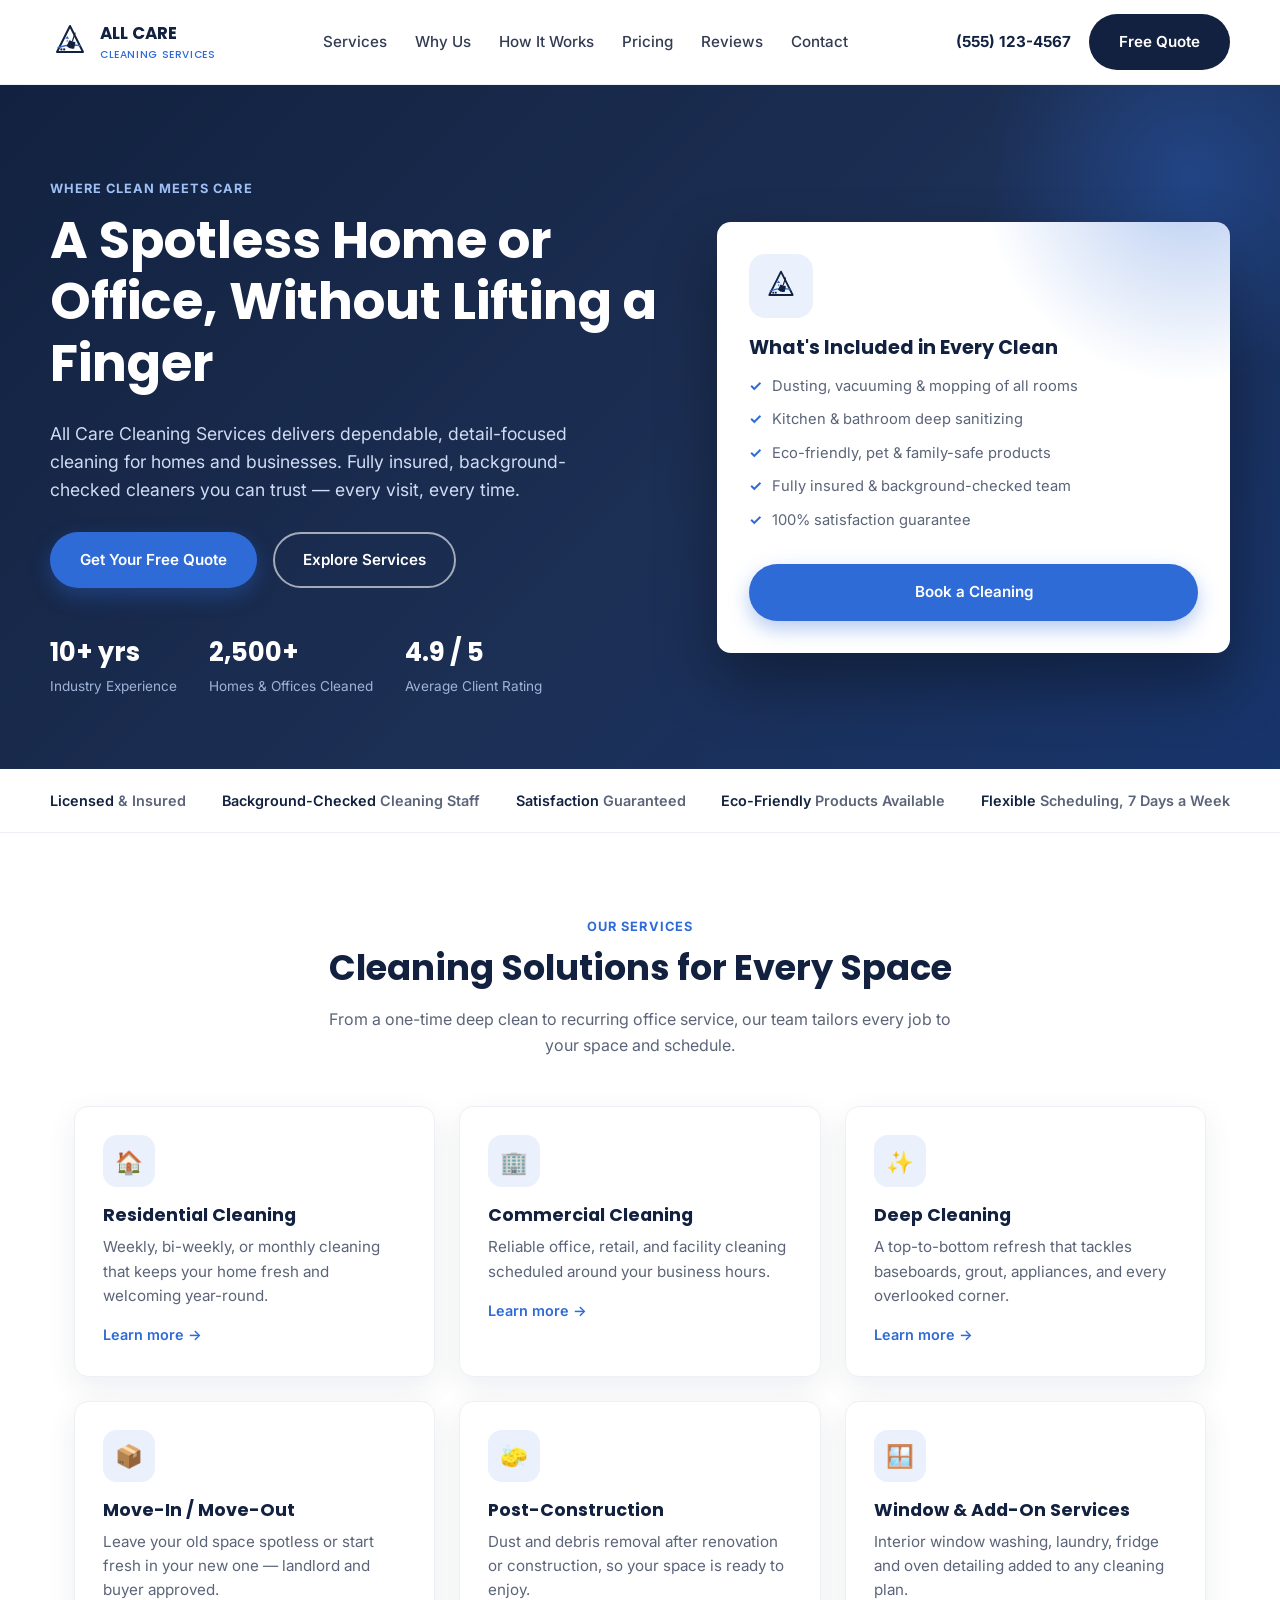
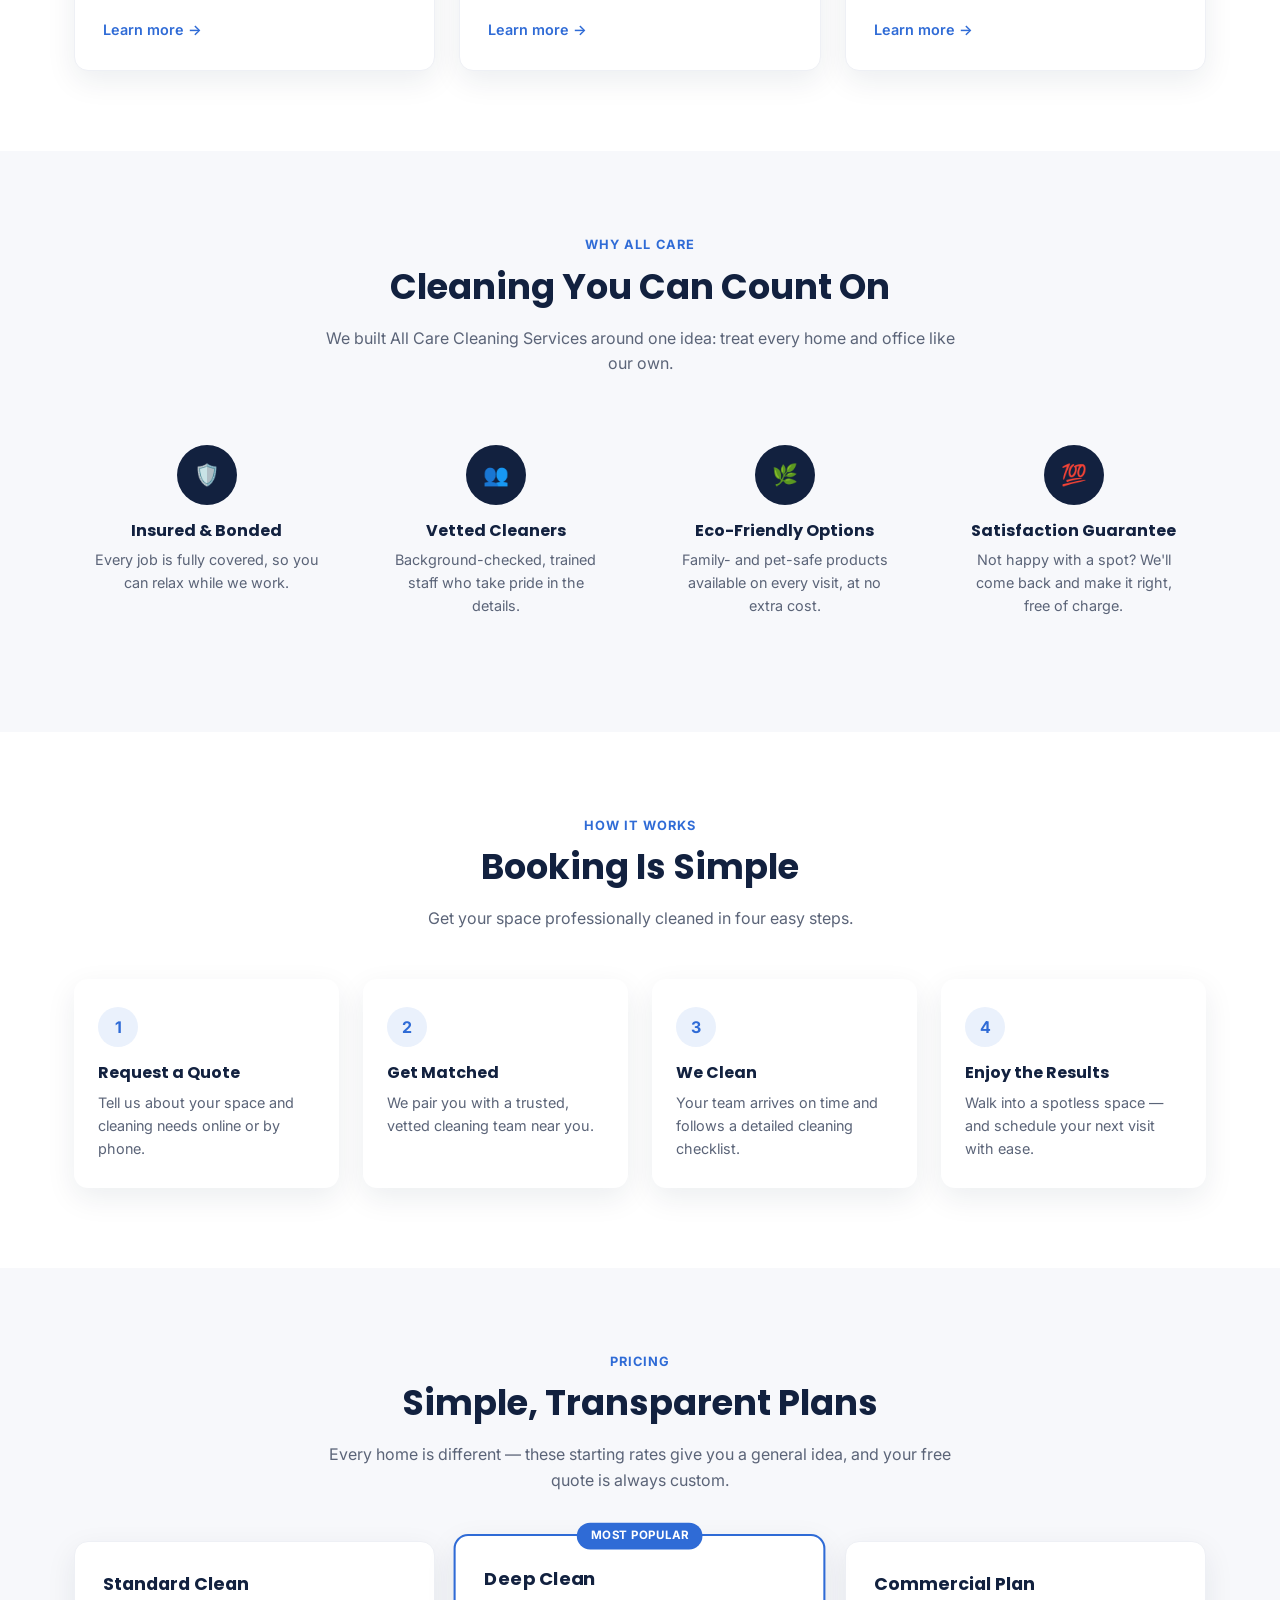
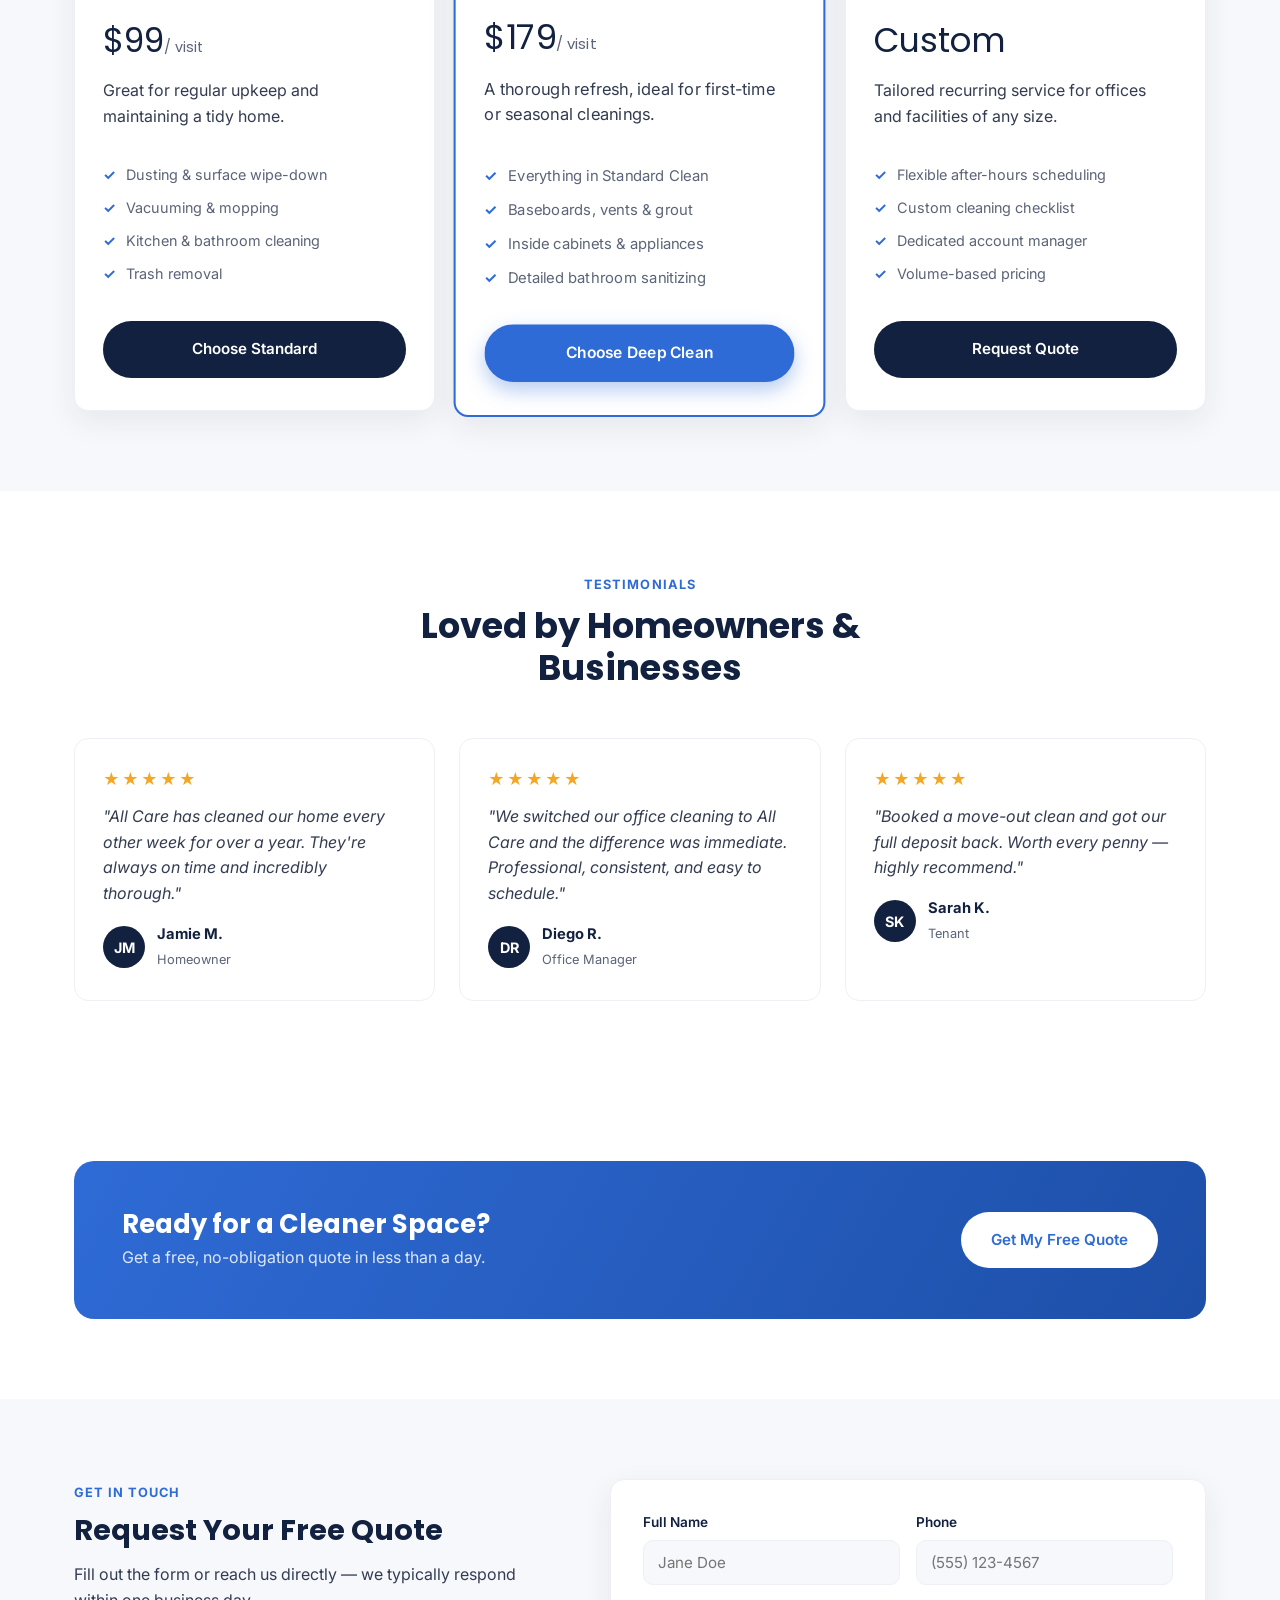
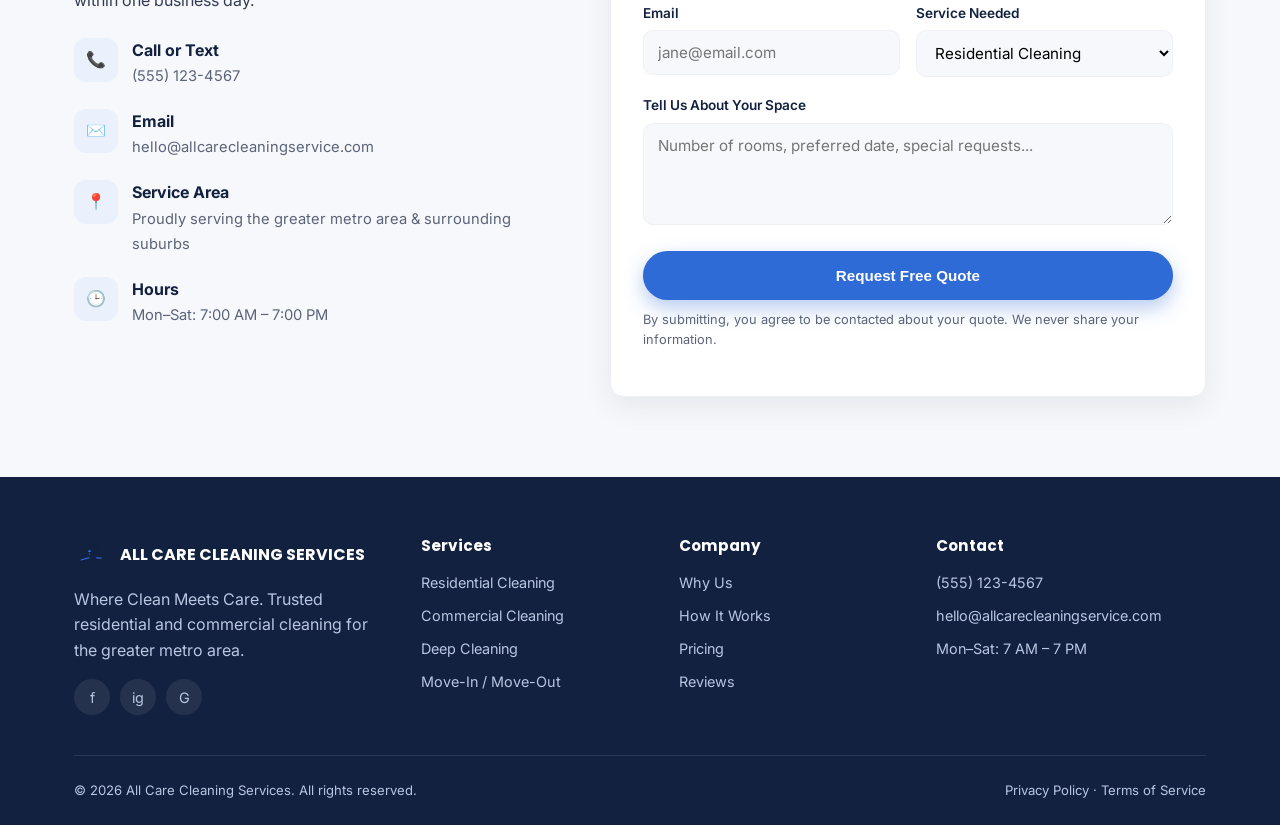
<file: all-care-cleaning-services/index.html>
<!DOCTYPE html>
<html lang="en">
<head>
<meta charset="UTF-8">
<meta name="viewport" content="width=device-width, initial-scale=1.0">
<title>All Care Cleaning Services | Where Clean Meets Care</title>
<meta name="description" content="All Care Cleaning Services provides trusted residential and commercial cleaning. Insured, background-checked cleaners. Book your free quote today.">
<link rel="icon" type="image/svg+xml" href="assets/logo.svg">
<link rel="preconnect" href="https://fonts.googleapis.com">
<link href="https://fonts.googleapis.com/css2?family=Inter:wght@400;500;600;700&family=Poppins:wght@600;700&display=swap" rel="stylesheet">
<link rel="stylesheet" href="css/styles.css">
</head>
<body>

<header class="site-header">
  <div class="container nav">
    <a href="#top" class="brand">
      <img src="assets/logo.svg" alt="All Care Cleaning Services logo">
      <span>ALL CARE<small>Cleaning Services</small></span>
    </a>
    <nav class="nav-links" id="navLinks">
      <a href="#services">Services</a>
      <a href="#why-us">Why Us</a>
      <a href="#process">How It Works</a>
      <a href="#pricing">Pricing</a>
      <a href="#testimonials">Reviews</a>
      <a href="#contact">Contact</a>
    </nav>
    <div class="nav-cta">
      <a class="nav-phone" href="tel:+15551234567">(555) 123-4567</a>
      <a href="#contact" class="btn btn-dark">Free Quote</a>
      <button class="nav-toggle" id="navToggle" aria-label="Toggle menu">
        <span></span><span></span><span></span>
      </button>
    </div>
  </div>
</header>

<section class="hero" id="top">
  <div class="container hero-inner">
    <div>
      <span class="eyebrow hero-eyebrow">Where Clean Meets Care</span>
      <h1>A Spotless Home or Office, Without Lifting a Finger</h1>
      <p class="lead">All Care Cleaning Services delivers dependable, detail-focused cleaning for homes and businesses. Fully insured, background-checked cleaners you can trust — every visit, every time.</p>
      <div class="hero-actions">
        <a href="#contact" class="btn btn-primary">Get Your Free Quote</a>
        <a href="#services" class="btn btn-outline">Explore Services</a>
      </div>
      <div class="hero-stats">
        <div><strong>10+ yrs</strong><span>Industry Experience</span></div>
        <div><strong>2,500+</strong><span>Homes &amp; Offices Cleaned</span></div>
        <div><strong>4.9 / 5</strong><span>Average Client Rating</span></div>
      </div>
    </div>
    <div class="hero-card">
      <div class="badge"><img src="assets/logo.svg" alt=""></div>
      <h3>What's Included in Every Clean</h3>
      <ul>
        <li>Dusting, vacuuming &amp; mopping of all rooms</li>
        <li>Kitchen &amp; bathroom deep sanitizing</li>
        <li>Eco-friendly, pet &amp; family-safe products</li>
        <li>Fully insured &amp; background-checked team</li>
        <li>100% satisfaction guarantee</li>
      </ul>
      <a href="#contact" class="btn btn-primary" style="width:100%;margin-top:22px;">Book a Cleaning</a>
    </div>
  </div>
</section>

<div class="trust-bar">
  <div class="container trust-inner">
    <div><span>Licensed</span> &amp; Insured</div>
    <div><span>Background-Checked</span> Cleaning Staff</div>
    <div><span>Satisfaction</span> Guaranteed</div>
    <div><span>Eco-Friendly</span> Products Available</div>
    <div><span>Flexible</span> Scheduling, 7 Days a Week</div>
  </div>
</div>

<section class="section" id="services">
  <div class="container">
    <div class="section-header">
      <span class="eyebrow">Our Services</span>
      <h2>Cleaning Solutions for Every Space</h2>
      <p>From a one-time deep clean to recurring office service, our team tailors every job to your space and schedule.</p>
    </div>
    <div class="services-grid">
      <div class="service-card">
        <div class="service-icon">🏠</div>
        <h3>Residential Cleaning</h3>
        <p>Weekly, bi-weekly, or monthly cleaning that keeps your home fresh and welcoming year-round.</p>
        <a href="#contact">Learn more →</a>
      </div>
      <div class="service-card">
        <div class="service-icon">🏢</div>
        <h3>Commercial Cleaning</h3>
        <p>Reliable office, retail, and facility cleaning scheduled around your business hours.</p>
        <a href="#contact">Learn more →</a>
      </div>
      <div class="service-card">
        <div class="service-icon">✨</div>
        <h3>Deep Cleaning</h3>
        <p>A top-to-bottom refresh that tackles baseboards, grout, appliances, and every overlooked corner.</p>
        <a href="#contact">Learn more →</a>
      </div>
      <div class="service-card">
        <div class="service-icon">📦</div>
        <h3>Move-In / Move-Out</h3>
        <p>Leave your old space spotless or start fresh in your new one — landlord and buyer approved.</p>
        <a href="#contact">Learn more →</a>
      </div>
      <div class="service-card">
        <div class="service-icon">🧽</div>
        <h3>Post-Construction</h3>
        <p>Dust and debris removal after renovation or construction, so your space is ready to enjoy.</p>
        <a href="#contact">Learn more →</a>
      </div>
      <div class="service-card">
        <div class="service-icon">🪟</div>
        <h3>Window &amp; Add-On Services</h3>
        <p>Interior window washing, laundry, fridge and oven detailing added to any cleaning plan.</p>
        <a href="#contact">Learn more →</a>
      </div>
    </div>
  </div>
</section>

<section class="section bg-light" id="why-us">
  <div class="container">
    <div class="section-header">
      <span class="eyebrow">Why All Care</span>
      <h2>Cleaning You Can Count On</h2>
      <p>We built All Care Cleaning Services around one idea: treat every home and office like our own.</p>
    </div>
    <div class="why-grid">
      <div class="why-card">
        <div class="why-icon">🛡️</div>
        <h3>Insured &amp; Bonded</h3>
        <p>Every job is fully covered, so you can relax while we work.</p>
      </div>
      <div class="why-card">
        <div class="why-icon">👥</div>
        <h3>Vetted Cleaners</h3>
        <p>Background-checked, trained staff who take pride in the details.</p>
      </div>
      <div class="why-card">
        <div class="why-icon">🌿</div>
        <h3>Eco-Friendly Options</h3>
        <p>Family- and pet-safe products available on every visit, at no extra cost.</p>
      </div>
      <div class="why-card">
        <div class="why-icon">💯</div>
        <h3>Satisfaction Guarantee</h3>
        <p>Not happy with a spot? We'll come back and make it right, free of charge.</p>
      </div>
    </div>
  </div>
</section>

<section class="section" id="process">
  <div class="container">
    <div class="section-header">
      <span class="eyebrow">How It Works</span>
      <h2>Booking Is Simple</h2>
      <p>Get your space professionally cleaned in four easy steps.</p>
    </div>
    <div class="process-grid">
      <div class="process-card">
        <div class="step-num">1</div>
        <h3>Request a Quote</h3>
        <p>Tell us about your space and cleaning needs online or by phone.</p>
      </div>
      <div class="process-card">
        <div class="step-num">2</div>
        <h3>Get Matched</h3>
        <p>We pair you with a trusted, vetted cleaning team near you.</p>
      </div>
      <div class="process-card">
        <div class="step-num">3</div>
        <h3>We Clean</h3>
        <p>Your team arrives on time and follows a detailed cleaning checklist.</p>
      </div>
      <div class="process-card">
        <div class="step-num">4</div>
        <h3>Enjoy the Results</h3>
        <p>Walk into a spotless space — and schedule your next visit with ease.</p>
      </div>
    </div>
  </div>
</section>

<section class="section bg-light" id="pricing">
  <div class="container">
    <div class="section-header">
      <span class="eyebrow">Pricing</span>
      <h2>Simple, Transparent Plans</h2>
      <p>Every home is different — these starting rates give you a general idea, and your free quote is always custom.</p>
    </div>
    <div class="pricing-grid">
      <div class="price-card">
        <h3>Standard Clean</h3>
        <div class="price">$99<span>/ visit</span></div>
        <p>Great for regular upkeep and maintaining a tidy home.</p>
        <ul>
          <li>Dusting &amp; surface wipe-down</li>
          <li>Vacuuming &amp; mopping</li>
          <li>Kitchen &amp; bathroom cleaning</li>
          <li>Trash removal</li>
        </ul>
        <a href="#contact" class="btn btn-dark">Choose Standard</a>
      </div>
      <div class="price-card featured">
        <h3>Deep Clean</h3>
        <div class="price">$179<span>/ visit</span></div>
        <p>A thorough refresh, ideal for first-time or seasonal cleanings.</p>
        <ul>
          <li>Everything in Standard Clean</li>
          <li>Baseboards, vents &amp; grout</li>
          <li>Inside cabinets &amp; appliances</li>
          <li>Detailed bathroom sanitizing</li>
        </ul>
        <a href="#contact" class="btn btn-primary">Choose Deep Clean</a>
      </div>
      <div class="price-card">
        <h3>Commercial Plan</h3>
        <div class="price">Custom</div>
        <p>Tailored recurring service for offices and facilities of any size.</p>
        <ul>
          <li>Flexible after-hours scheduling</li>
          <li>Custom cleaning checklist</li>
          <li>Dedicated account manager</li>
          <li>Volume-based pricing</li>
        </ul>
        <a href="#contact" class="btn btn-dark">Request Quote</a>
      </div>
    </div>
  </div>
</section>

<section class="section" id="testimonials">
  <div class="container">
    <div class="section-header">
      <span class="eyebrow">Testimonials</span>
      <h2>Loved by Homeowners &amp; Businesses</h2>
    </div>
    <div class="testimonial-grid">
      <div class="testimonial-card">
        <div class="stars">★★★★★</div>
        <p class="quote">"All Care has cleaned our home every other week for over a year. They're always on time and incredibly thorough."</p>
        <div class="testimonial-author">
          <div class="avatar">JM</div>
          <div><strong>Jamie M.</strong><span>Homeowner</span></div>
        </div>
      </div>
      <div class="testimonial-card">
        <div class="stars">★★★★★</div>
        <p class="quote">"We switched our office cleaning to All Care and the difference was immediate. Professional, consistent, and easy to schedule."</p>
        <div class="testimonial-author">
          <div class="avatar">DR</div>
          <div><strong>Diego R.</strong><span>Office Manager</span></div>
        </div>
      </div>
      <div class="testimonial-card">
        <div class="stars">★★★★★</div>
        <p class="quote">"Booked a move-out clean and got our full deposit back. Worth every penny — highly recommend."</p>
        <div class="testimonial-author">
          <div class="avatar">SK</div>
          <div><strong>Sarah K.</strong><span>Tenant</span></div>
        </div>
      </div>
    </div>
  </div>
</section>

<section class="section">
  <div class="container">
    <div class="cta-banner">
      <div>
        <h2>Ready for a Cleaner Space?</h2>
        <p>Get a free, no-obligation quote in less than a day.</p>
      </div>
      <a href="#contact" class="btn" style="background:#fff;color:var(--blue);">Get My Free Quote</a>
    </div>
  </div>
</section>

<section class="section bg-light" id="contact">
  <div class="container contact-grid">
    <div class="contact-info">
      <span class="eyebrow">Get In Touch</span>
      <h2>Request Your Free Quote</h2>
      <p>Fill out the form or reach us directly — we typically respond within one business day.</p>
      <ul class="contact-list">
        <li>
          <div class="icon">📞</div>
          <div><strong>Call or Text</strong><span><a href="tel:+15551234567">(555) 123-4567</a></span></div>
        </li>
        <li>
          <div class="icon">✉️</div>
          <div><strong>Email</strong><span><a href="mailto:hello@allcarecleaningservice.com">hello@allcarecleaningservice.com</a></span></div>
        </li>
        <li>
          <div class="icon">📍</div>
          <div><strong>Service Area</strong><span>Proudly serving the greater metro area &amp; surrounding suburbs</span></div>
        </li>
        <li>
          <div class="icon">🕒</div>
          <div><strong>Hours</strong><span>Mon–Sat: 7:00 AM – 7:00 PM</span></div>
        </li>
      </ul>
    </div>
    <div class="contact-form">
      <div class="form-success" id="formSuccess">Thank you! Your request has been received — we'll be in touch shortly.</div>
      <form id="quoteForm" novalidate>
        <div class="form-row">
          <div class="form-group">
            <label for="name">Full Name</label>
            <input type="text" id="name" name="name" placeholder="Jane Doe" required>
          </div>
          <div class="form-group">
            <label for="phone">Phone</label>
            <input type="tel" id="phone" name="phone" placeholder="(555) 123-4567" required>
          </div>
        </div>
        <div class="form-row">
          <div class="form-group">
            <label for="email">Email</label>
            <input type="email" id="email" name="email" placeholder="jane@email.com" required>
          </div>
          <div class="form-group">
            <label for="service">Service Needed</label>
            <select id="service" name="service">
              <option>Residential Cleaning</option>
              <option>Commercial Cleaning</option>
              <option>Deep Cleaning</option>
              <option>Move-In / Move-Out</option>
              <option>Other</option>
            </select>
          </div>
        </div>
        <div class="form-group">
          <label for="message">Tell Us About Your Space</label>
          <textarea id="message" name="message" rows="4" placeholder="Number of rooms, preferred date, special requests..."></textarea>
        </div>
        <button type="submit" class="btn btn-primary" style="width:100%;">Request Free Quote</button>
        <p class="form-note">By submitting, you agree to be contacted about your quote. We never share your information.</p>
      </form>
    </div>
  </div>
</section>

<footer class="site-footer">
  <div class="container">
    <div class="footer-grid">
      <div>
        <div class="footer-brand">
          <img src="assets/logo.svg" alt="All Care Cleaning Services logo">
          <strong>ALL CARE CLEANING SERVICES</strong>
        </div>
        <p>Where Clean Meets Care. Trusted residential and commercial cleaning for the greater metro area.</p>
        <div class="social-links">
          <a href="#" aria-label="Facebook">f</a>
          <a href="#" aria-label="Instagram">ig</a>
          <a href="#" aria-label="Google">G</a>
        </div>
      </div>
      <div>
        <h4>Services</h4>
        <ul>
          <li><a href="#services">Residential Cleaning</a></li>
          <li><a href="#services">Commercial Cleaning</a></li>
          <li><a href="#services">Deep Cleaning</a></li>
          <li><a href="#services">Move-In / Move-Out</a></li>
        </ul>
      </div>
      <div>
        <h4>Company</h4>
        <ul>
          <li><a href="#why-us">Why Us</a></li>
          <li><a href="#process">How It Works</a></li>
          <li><a href="#pricing">Pricing</a></li>
          <li><a href="#testimonials">Reviews</a></li>
        </ul>
      </div>
      <div>
        <h4>Contact</h4>
        <ul>
          <li>(555) 123-4567</li>
          <li>hello@allcarecleaningservice.com</li>
          <li>Mon–Sat: 7 AM – 7 PM</li>
        </ul>
      </div>
    </div>
    <div class="footer-bottom">
      <span>© <span id="year"></span> All Care Cleaning Services. All rights reserved.</span>
      <span>Privacy Policy · Terms of Service</span>
    </div>
  </div>
</footer>

<button class="back-to-top" id="backToTop" aria-label="Back to top">↑</button>

<script src="js/script.js"></script>
</body>
</html>
</file>
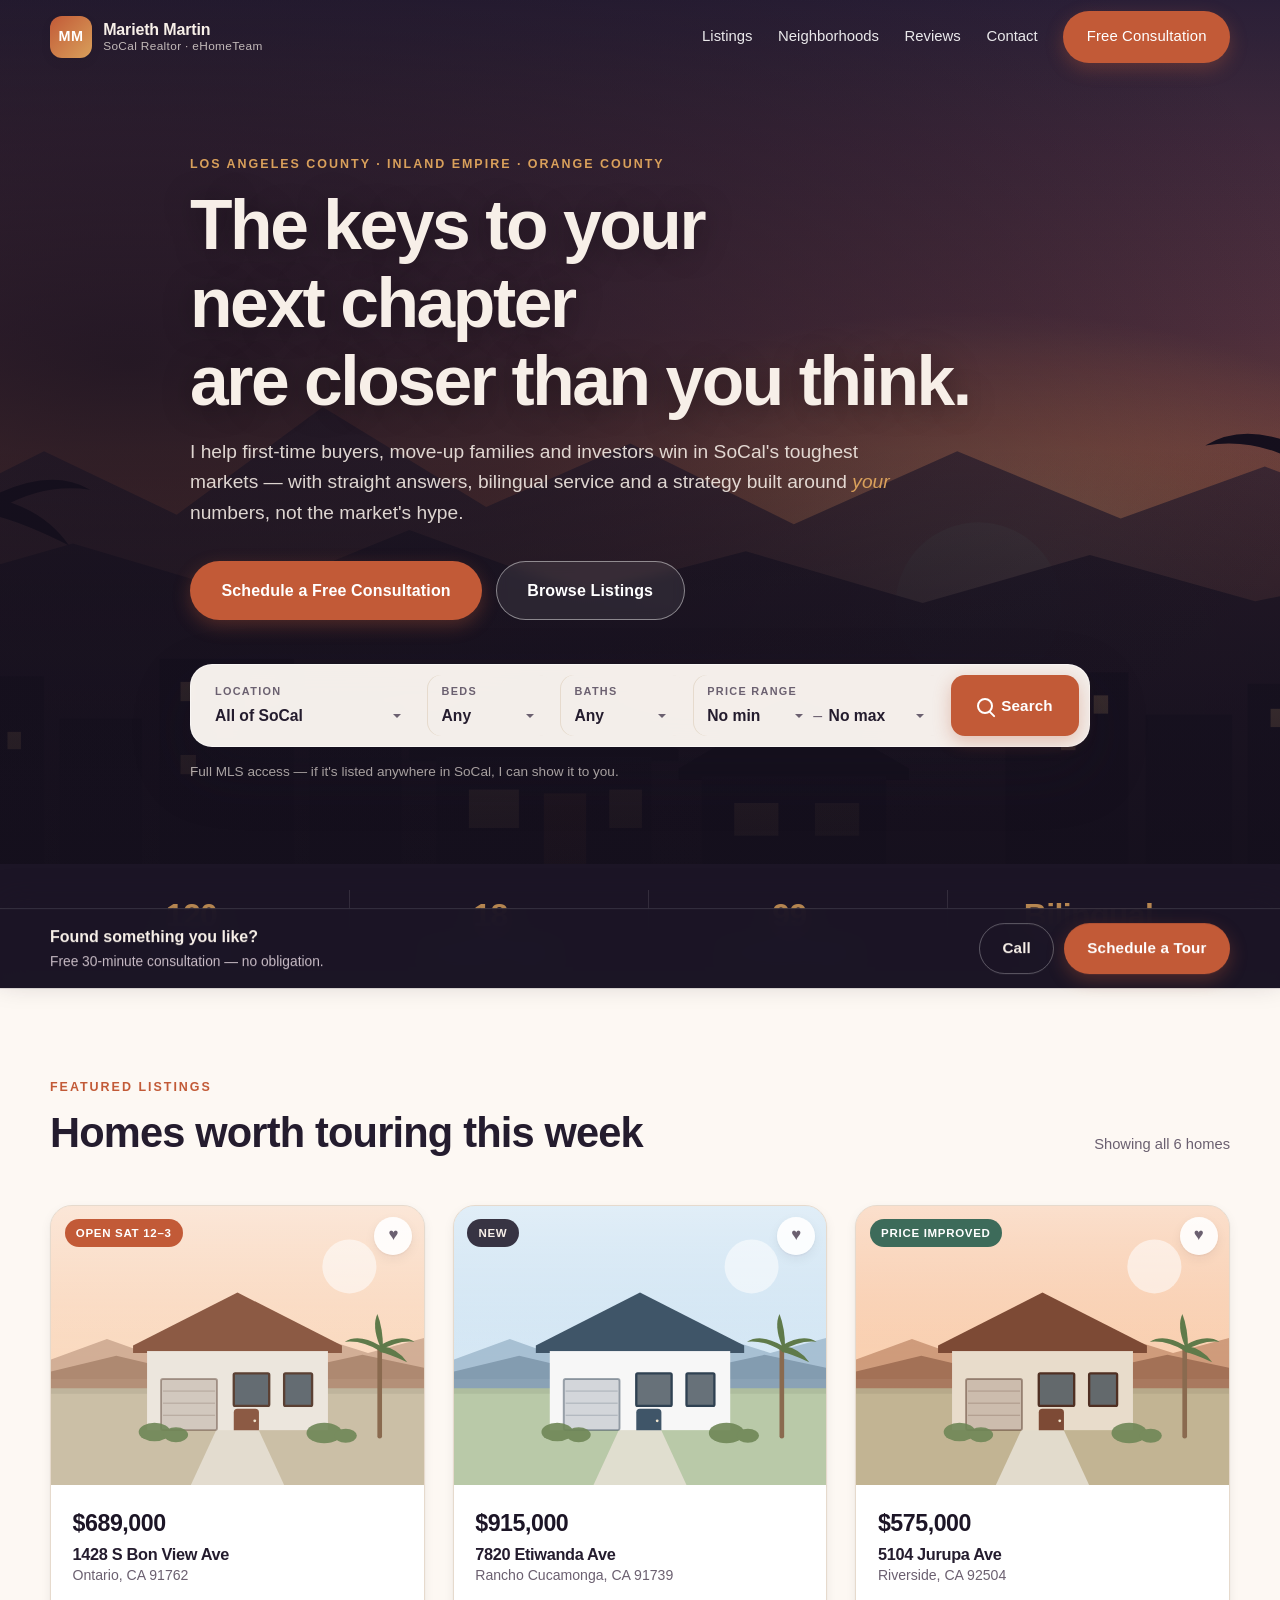
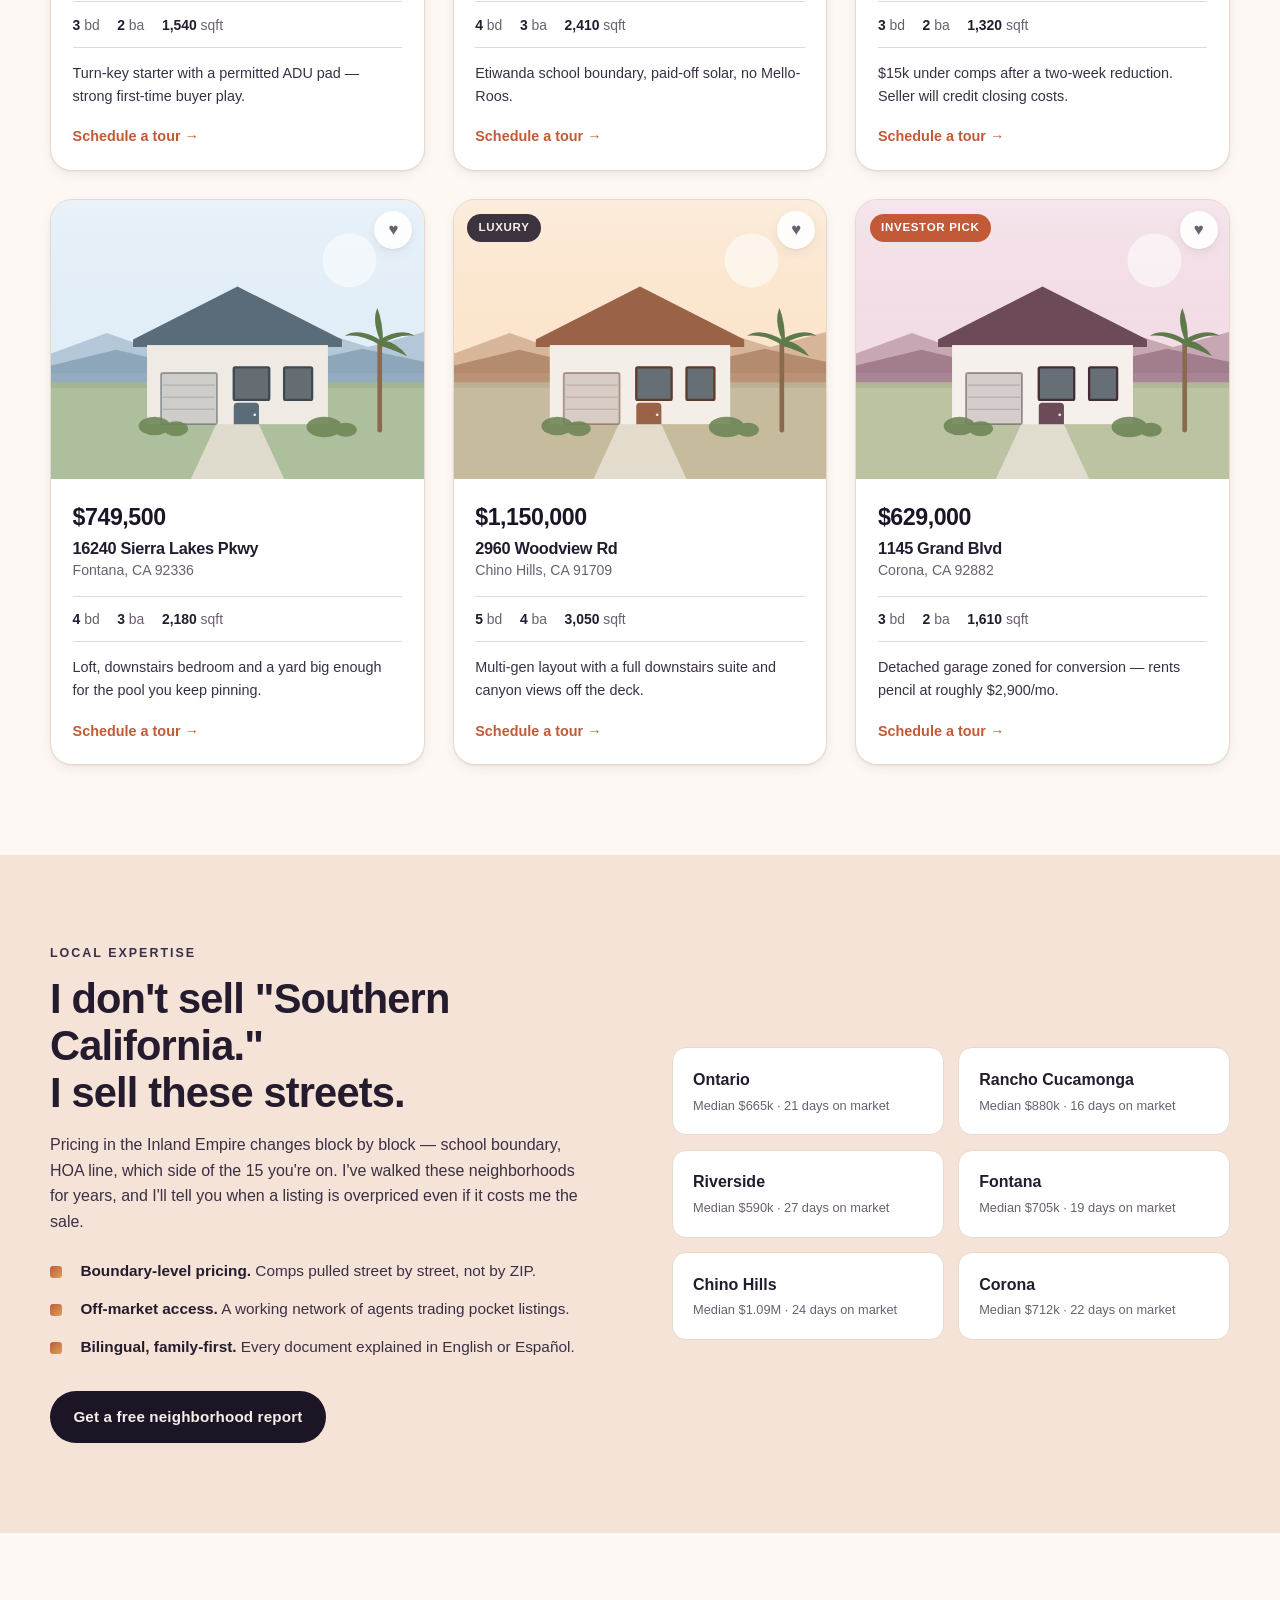
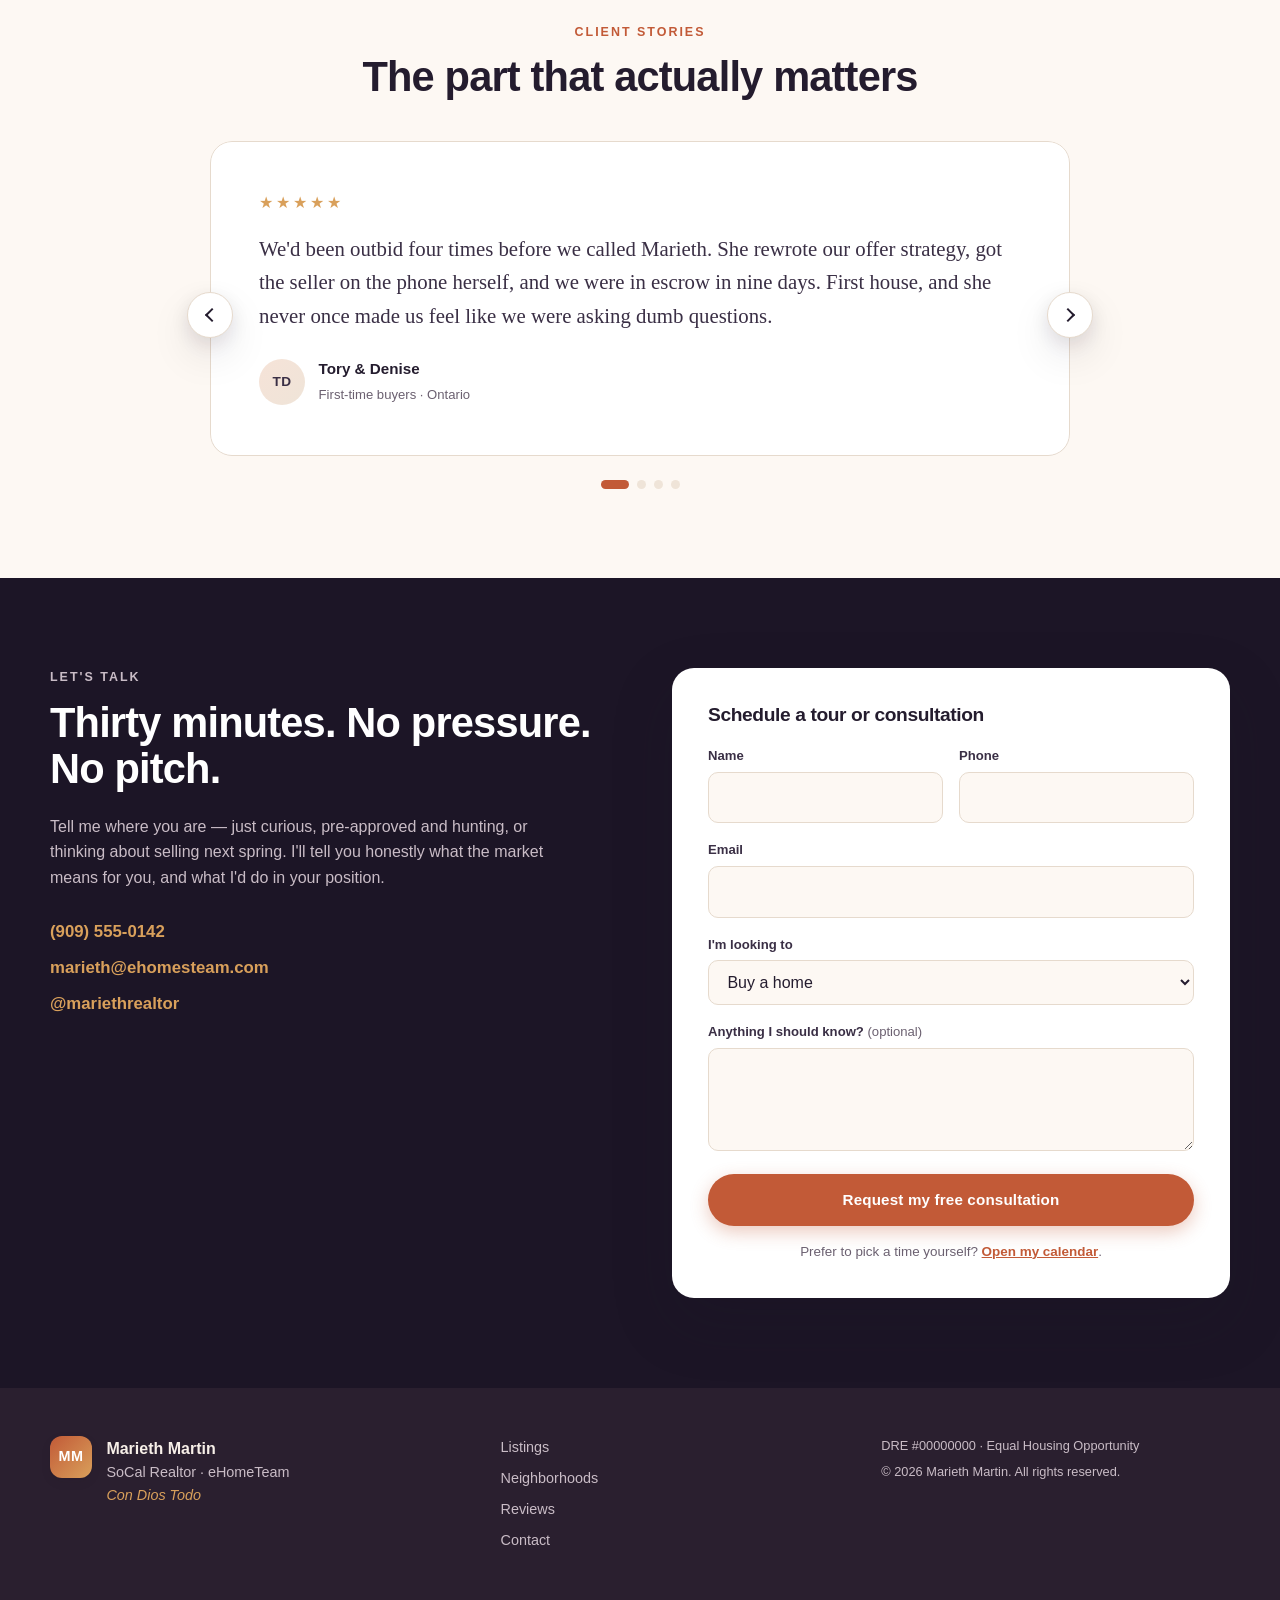
<file: socal-realtor-homepage/index.html>
<!DOCTYPE html>
<html lang="en">
<head>
<meta charset="utf-8">
<meta name="viewport" content="width=device-width, initial-scale=1">
<title>Marieth Martin — SoCal Realtor | Buy, Sell &amp; Invest in the Inland Empire</title>
<meta name="description" content="SoCal real estate agent Marieth Martin helps buyers, sellers and investors across LA County and the Inland Empire. Search listings and book a free 30-minute consultation.">
<meta name="theme-color" content="#1c1526">
<link rel="icon" href="assets/img/favicon.svg" type="image/svg+xml">

<meta property="og:type" content="website">
<meta property="og:title" content="Marieth Martin — SoCal Realtor">
<meta property="og:description" content="Buy | Sell | Invest across LA County and the Inland Empire. Book a free 30-minute consultation.">
<meta property="og:image" content="assets/img/hero.svg">

<link rel="preload" href="assets/img/hero.svg" as="image">
<link rel="stylesheet" href="assets/css/styles.css">
</head>
<body>

<a class="skip-link" href="#listings">Skip to listings</a>

<!-- ============================ HEADER ============================ -->
<header class="site-header" id="siteHeader">
  <div class="wrap header-inner">
    <a class="brand" href="#top">
      <span class="brand-mark" aria-hidden="true">MM</span>
      <span class="brand-text">
        <strong>Marieth Martin</strong>
        <small>SoCal Realtor &middot; eHomeTeam</small>
      </span>
    </a>

    <nav class="nav" id="nav" aria-label="Primary">
      <a href="#listings">Listings</a>
      <a href="#neighborhoods">Neighborhoods</a>
      <a href="#testimonials">Reviews</a>
      <a href="#contact">Contact</a>
      <a class="btn btn-primary nav-cta" href="https://calendly.com/marieth-ehomesteam/30min" target="_blank" rel="noopener">Free Consultation</a>
    </nav>

    <button class="nav-toggle" id="navToggle" aria-expanded="false" aria-controls="nav" aria-label="Open menu">
      <span></span><span></span><span></span>
    </button>
  </div>
</header>

<main id="top">

  <!-- ============================ HERO ============================ -->
  <section class="hero">
    <img class="hero-bg" src="assets/img/hero.svg" alt="" aria-hidden="true">
    <div class="wrap hero-inner">
      <p class="eyebrow">Los Angeles County &middot; Inland Empire &middot; Orange County</p>
      <h1 class="hero-title">
        The keys to your next chapter<br class="br-lg">
        are closer than you think.
      </h1>
      <p class="hero-sub">
        I help first-time buyers, move-up families and investors win in SoCal's
        toughest markets — with straight answers, bilingual service and a strategy
        built around <em>your</em> numbers, not the market's hype.
      </p>

      <div class="hero-actions">
        <a class="btn btn-primary btn-lg" href="https://calendly.com/marieth-ehomesteam/30min" target="_blank" rel="noopener">
          Schedule a Free Consultation
        </a>
        <a class="btn btn-ghost btn-lg" href="#listings">Browse Listings</a>
      </div>

      <!-- ---------- Overlay search filter bar ---------- -->
      <form class="search-bar" id="searchBar" novalidate>
        <div class="field field-grow">
          <label for="f-city">Location</label>
          <select id="f-city" name="city">
            <option value="">All of SoCal</option>
            <option value="Ontario">Ontario</option>
            <option value="Rancho Cucamonga">Rancho Cucamonga</option>
            <option value="Riverside">Riverside</option>
            <option value="Fontana">Fontana</option>
            <option value="Chino Hills">Chino Hills</option>
            <option value="Corona">Corona</option>
          </select>
        </div>

        <div class="field">
          <label for="f-beds">Beds</label>
          <select id="f-beds" name="beds">
            <option value="0">Any</option>
            <option value="2">2+</option>
            <option value="3">3+</option>
            <option value="4">4+</option>
            <option value="5">5+</option>
          </select>
        </div>

        <div class="field">
          <label for="f-baths">Baths</label>
          <select id="f-baths" name="baths">
            <option value="0">Any</option>
            <option value="1">1+</option>
            <option value="2">2+</option>
            <option value="3">3+</option>
          </select>
        </div>

        <div class="field field-wide">
          <label for="f-min">Price range</label>
          <div class="price-pair">
            <select id="f-min" name="min" aria-label="Minimum price">
              <option value="0">No min</option>
              <option value="400000">$400k</option>
              <option value="500000">$500k</option>
              <option value="600000">$600k</option>
              <option value="700000">$700k</option>
              <option value="900000">$900k</option>
            </select>
            <span class="dash" aria-hidden="true">–</span>
            <select id="f-max" name="max" aria-label="Maximum price">
              <option value="0">No max</option>
              <option value="600000">$600k</option>
              <option value="700000">$700k</option>
              <option value="800000">$800k</option>
              <option value="1000000">$1M</option>
              <option value="1500000">$1.5M</option>
            </select>
          </div>
        </div>

        <button class="btn btn-primary search-submit" type="submit">
          <span class="search-icon" aria-hidden="true"></span>
          <span>Search</span>
        </button>
      </form>
      <p class="search-note">Full MLS access — if it's listed anywhere in SoCal, I can show it to you.</p>
    </div>
  </section>

  <!-- ============================ TRUST STRIP ============================ -->
  <section class="stats" aria-label="Track record">
    <div class="wrap stats-grid">
      <div class="stat"><strong data-count="120">120</strong><span>Families moved</span></div>
      <div class="stat"><strong data-count="18">18</strong><span>Avg. days on market</span></div>
      <div class="stat"><strong data-count="99">99</strong><span>% of list price earned</span></div>
      <div class="stat"><strong>Bilingual</strong><span>English &amp; Español</span></div>
    </div>
  </section>

  <!-- ============================ FEATURED LISTINGS ============================ -->
  <section class="section" id="listings">
    <div class="wrap">
      <div class="section-head">
        <div>
          <p class="eyebrow eyebrow-dark">Featured Listings</p>
          <h2>Homes worth touring this week</h2>
        </div>
        <p class="results-line" id="resultsLine" role="status" aria-live="polite">Showing all 6 homes</p>
      </div>

      <!-- Active filter chips render here -->
      <div class="chips" id="chips" hidden></div>

      <div class="listing-grid" id="listingGrid">

        <article class="card" data-city="Ontario" data-beds="3" data-baths="2" data-price="689000">
          <div class="card-media">
            <img src="assets/img/listing-ontario.svg" alt="Single-story home with a two-car garage in Ontario, CA" loading="lazy" width="800" height="600">
            <span class="badge badge-hot">Open Sat 12–3</span>
            <button class="fav" type="button" aria-label="Save this listing" aria-pressed="false"></button>
          </div>
          <div class="card-body">
            <p class="price">$689,000</p>
            <h3 class="card-title">1428 S Bon View Ave</h3>
            <p class="card-loc">Ontario, CA 91762</p>
            <ul class="specs">
              <li><strong>3</strong> bd</li>
              <li><strong>2</strong> ba</li>
              <li><strong>1,540</strong> sqft</li>
            </ul>
            <p class="card-note">Turn-key starter with a permitted ADU pad — strong first-time buyer play.</p>
            <a class="card-cta" href="#contact">Schedule a tour <span aria-hidden="true">→</span></a>
          </div>
        </article>

        <article class="card" data-city="Rancho Cucamonga" data-beds="4" data-baths="3" data-price="915000">
          <div class="card-media">
            <img src="assets/img/listing-rancho.svg" alt="Two-story home backing the foothills in Rancho Cucamonga, CA" loading="lazy" width="800" height="600">
            <span class="badge">New</span>
            <button class="fav" type="button" aria-label="Save this listing" aria-pressed="false"></button>
          </div>
          <div class="card-body">
            <p class="price">$915,000</p>
            <h3 class="card-title">7820 Etiwanda Ave</h3>
            <p class="card-loc">Rancho Cucamonga, CA 91739</p>
            <ul class="specs">
              <li><strong>4</strong> bd</li>
              <li><strong>3</strong> ba</li>
              <li><strong>2,410</strong> sqft</li>
            </ul>
            <p class="card-note">Etiwanda school boundary, paid-off solar, no Mello-Roos.</p>
            <a class="card-cta" href="#contact">Schedule a tour <span aria-hidden="true">→</span></a>
          </div>
        </article>

        <article class="card" data-city="Riverside" data-beds="3" data-baths="2" data-price="575000">
          <div class="card-media">
            <img src="assets/img/listing-riverside.svg" alt="Spanish-style home with tile roof in Riverside, CA" loading="lazy" width="800" height="600">
            <span class="badge badge-cool">Price improved</span>
            <button class="fav" type="button" aria-label="Save this listing" aria-pressed="false"></button>
          </div>
          <div class="card-body">
            <p class="price">$575,000</p>
            <h3 class="card-title">5104 Jurupa Ave</h3>
            <p class="card-loc">Riverside, CA 92504</p>
            <ul class="specs">
              <li><strong>3</strong> bd</li>
              <li><strong>2</strong> ba</li>
              <li><strong>1,320</strong> sqft</li>
            </ul>
            <p class="card-note">$15k under comps after a two-week reduction. Seller will credit closing costs.</p>
            <a class="card-cta" href="#contact">Schedule a tour <span aria-hidden="true">→</span></a>
          </div>
        </article>

        <article class="card" data-city="Fontana" data-beds="4" data-baths="3" data-price="749500">
          <div class="card-media">
            <img src="assets/img/listing-fontana.svg" alt="Modern two-story home in Sierra Lakes, Fontana, CA" loading="lazy" width="800" height="600">
            <button class="fav" type="button" aria-label="Save this listing" aria-pressed="false"></button>
          </div>
          <div class="card-body">
            <p class="price">$749,500</p>
            <h3 class="card-title">16240 Sierra Lakes Pkwy</h3>
            <p class="card-loc">Fontana, CA 92336</p>
            <ul class="specs">
              <li><strong>4</strong> bd</li>
              <li><strong>3</strong> ba</li>
              <li><strong>2,180</strong> sqft</li>
            </ul>
            <p class="card-note">Loft, downstairs bedroom and a yard big enough for the pool you keep pinning.</p>
            <a class="card-cta" href="#contact">Schedule a tour <span aria-hidden="true">→</span></a>
          </div>
        </article>

        <article class="card" data-city="Chino Hills" data-beds="5" data-baths="4" data-price="1150000">
          <div class="card-media">
            <img src="assets/img/listing-chino.svg" alt="Large hillside home in Chino Hills, CA" loading="lazy" width="800" height="600">
            <span class="badge">Luxury</span>
            <button class="fav" type="button" aria-label="Save this listing" aria-pressed="false"></button>
          </div>
          <div class="card-body">
            <p class="price">$1,150,000</p>
            <h3 class="card-title">2960 Woodview Rd</h3>
            <p class="card-loc">Chino Hills, CA 91709</p>
            <ul class="specs">
              <li><strong>5</strong> bd</li>
              <li><strong>4</strong> ba</li>
              <li><strong>3,050</strong> sqft</li>
            </ul>
            <p class="card-note">Multi-gen layout with a full downstairs suite and canyon views off the deck.</p>
            <a class="card-cta" href="#contact">Schedule a tour <span aria-hidden="true">→</span></a>
          </div>
        </article>

        <article class="card" data-city="Corona" data-beds="3" data-baths="2" data-price="629000">
          <div class="card-media">
            <img src="assets/img/listing-corona.svg" alt="Ranch-style home with mature landscaping in Corona, CA" loading="lazy" width="800" height="600">
            <span class="badge badge-hot">Investor pick</span>
            <button class="fav" type="button" aria-label="Save this listing" aria-pressed="false"></button>
          </div>
          <div class="card-body">
            <p class="price">$629,000</p>
            <h3 class="card-title">1145 Grand Blvd</h3>
            <p class="card-loc">Corona, CA 92882</p>
            <ul class="specs">
              <li><strong>3</strong> bd</li>
              <li><strong>2</strong> ba</li>
              <li><strong>1,610</strong> sqft</li>
            </ul>
            <p class="card-note">Detached garage zoned for conversion — rents pencil at roughly $2,900/mo.</p>
            <a class="card-cta" href="#contact">Schedule a tour <span aria-hidden="true">→</span></a>
          </div>
        </article>

      </div>

      <div class="empty" id="emptyState" hidden>
        <h3>No homes match those filters — yet.</h3>
        <p>New inventory hits the MLS daily and roughly a third of my closings never make it to a public site. Tell me what you're looking for and I'll send matches the day they list.</p>
        <div class="empty-actions">
          <button class="btn btn-primary" type="button" id="resetFilters">Clear filters</button>
          <a class="btn btn-outline" href="#contact">Set up a custom search</a>
        </div>
      </div>
    </div>
  </section>

  <!-- ============================ NEIGHBORHOOD EXPERTISE ============================ -->
  <section class="section section-alt" id="neighborhoods">
    <div class="wrap hood-layout">
      <div class="hood-copy">
        <p class="eyebrow eyebrow-dark">Local Expertise</p>
        <h2>I don't sell "Southern California."<br>I sell these streets.</h2>
        <p>
          Pricing in the Inland Empire changes block by block — school boundary, HOA line,
          which side of the 15 you're on. I've walked these neighborhoods for years, and I'll
          tell you when a listing is overpriced even if it costs me the sale.
        </p>

        <ul class="hood-points">
          <li><strong>Boundary-level pricing.</strong> Comps pulled street by street, not by ZIP.</li>
          <li><strong>Off-market access.</strong> A working network of agents trading pocket listings.</li>
          <li><strong>Bilingual, family-first.</strong> Every document explained in English or Español.</li>
        </ul>

        <a class="btn btn-dark" href="#contact">Get a free neighborhood report</a>
      </div>

      <div class="hood-grid">
        <a class="hood" href="#listings" data-hood="Ontario">
          <span class="hood-name">Ontario</span>
          <span class="hood-meta">Median $665k &middot; 21 days on market</span>
        </a>
        <a class="hood" href="#listings" data-hood="Rancho Cucamonga">
          <span class="hood-name">Rancho Cucamonga</span>
          <span class="hood-meta">Median $880k &middot; 16 days on market</span>
        </a>
        <a class="hood" href="#listings" data-hood="Riverside">
          <span class="hood-name">Riverside</span>
          <span class="hood-meta">Median $590k &middot; 27 days on market</span>
        </a>
        <a class="hood" href="#listings" data-hood="Fontana">
          <span class="hood-name">Fontana</span>
          <span class="hood-meta">Median $705k &middot; 19 days on market</span>
        </a>
        <a class="hood" href="#listings" data-hood="Chino Hills">
          <span class="hood-name">Chino Hills</span>
          <span class="hood-meta">Median $1.09M &middot; 24 days on market</span>
        </a>
        <a class="hood" href="#listings" data-hood="Corona">
          <span class="hood-name">Corona</span>
          <span class="hood-meta">Median $712k &middot; 22 days on market</span>
        </a>
      </div>
    </div>
  </section>

  <!-- ============================ TESTIMONIALS ============================ -->
  <section class="section testimonials" id="testimonials">
    <div class="wrap">
      <div class="section-head section-head-center">
        <div>
          <p class="eyebrow eyebrow-dark">Client Stories</p>
          <h2>The part that actually matters</h2>
        </div>
      </div>

      <div class="carousel" id="carousel" aria-roledescription="carousel" aria-label="Client testimonials">
        <button class="car-nav car-prev" type="button" aria-label="Previous testimonial"></button>

        <div class="car-viewport" id="carViewport" tabindex="0" aria-live="polite">
          <div class="car-track" id="carTrack">

            <figure class="quote" role="group" aria-roledescription="slide" aria-label="1 of 4">
              <div class="stars" aria-label="5 out of 5 stars">★★★★★</div>
              <blockquote>
                <p>We'd been outbid four times before we called Marieth. She rewrote our offer strategy,
                got the seller on the phone herself, and we were in escrow in nine days. First house,
                and she never once made us feel like we were asking dumb questions.</p>
              </blockquote>
              <figcaption>
                <span class="avatar" aria-hidden="true">TD</span>
                <span>
                  <strong>Tory &amp; Denise</strong>
                  <small>First-time buyers &middot; Ontario</small>
                </span>
              </figcaption>
            </figure>

            <figure class="quote" role="group" aria-roledescription="slide" aria-label="2 of 4">
              <div class="stars" aria-label="5 out of 5 stars">★★★★★</div>
              <blockquote>
                <p>She listed our Fontana house on a Thursday and we had eleven showings that weekend.
                Closed $22,000 over asking. What sold me was the prep — she told us exactly which
                three repairs mattered and which ones to skip.</p>
              </blockquote>
              <figcaption>
                <span class="avatar" aria-hidden="true">RM</span>
                <span>
                  <strong>Ramon M.</strong>
                  <small>Seller &middot; Fontana</small>
                </span>
              </figcaption>
            </figure>

            <figure class="quote" role="group" aria-roledescription="slide" aria-label="3 of 4">
              <div class="stars" aria-label="5 out of 5 stars">★★★★★</div>
              <blockquote>
                <p>Mis papás no hablan inglés y Marieth les explicó cada documento con paciencia.
                Nos ayudó a comprar nuestra primera propiedad de inversión en Riverside. Con Dios
                todo — y con ella, todo más fácil.</p>
              </blockquote>
              <figcaption>
                <span class="avatar" aria-hidden="true">LC</span>
                <span>
                  <strong>Familia Cordero</strong>
                  <small>Investors &middot; Riverside</small>
                </span>
              </figcaption>
            </figure>

            <figure class="quote" role="group" aria-roledescription="slide" aria-label="4 of 4">
              <div class="stars" aria-label="5 out of 5 stars">★★★★★</div>
              <blockquote>
                <p>I called about one listing and she talked me <em>out</em> of it — the HOA had a
                pending assessment she'd already read about. Three weeks later she found us
                something better for less. That's who you want on your side.</p>
              </blockquote>
              <figcaption>
                <span class="avatar" aria-hidden="true">AK</span>
                <span>
                  <strong>Alicia K.</strong>
                  <small>Move-up buyer &middot; Chino Hills</small>
                </span>
              </figcaption>
            </figure>

          </div>
        </div>

        <button class="car-nav car-next" type="button" aria-label="Next testimonial"></button>
        <div class="car-dots" id="carDots" role="tablist" aria-label="Choose testimonial"></div>
      </div>
    </div>
  </section>

  <!-- ============================ CONTACT ============================ -->
  <section class="section contact" id="contact">
    <div class="wrap contact-layout">
      <div class="contact-copy">
        <p class="eyebrow">Let's Talk</p>
        <h2>Thirty minutes. No pressure. No pitch.</h2>
        <p>
          Tell me where you are — just curious, pre-approved and hunting, or thinking about
          selling next spring. I'll tell you honestly what the market means for you, and what
          I'd do in your position.
        </p>
        <ul class="contact-list">
          <!-- TODO: replace placeholder contact details before launch -->
          <li><a href="tel:+19095550142">(909) 555-0142</a></li>
          <li><a href="mailto:marieth@ehomesteam.com">marieth@ehomesteam.com</a></li>
          <li><a href="https://instagram.com/mariethrealtor" target="_blank" rel="noopener">@mariethrealtor</a></li>
        </ul>
      </div>

      <form class="contact-form" id="contactForm" novalidate>
        <h3>Schedule a tour or consultation</h3>

        <div class="row">
          <div class="form-field">
            <label for="c-name">Name</label>
            <input id="c-name" name="name" type="text" autocomplete="name" required>
            <p class="err" data-for="c-name"></p>
          </div>
          <div class="form-field">
            <label for="c-phone">Phone</label>
            <input id="c-phone" name="phone" type="tel" autocomplete="tel" required>
            <p class="err" data-for="c-phone"></p>
          </div>
        </div>

        <div class="form-field">
          <label for="c-email">Email</label>
          <input id="c-email" name="email" type="email" autocomplete="email" required>
          <p class="err" data-for="c-email"></p>
        </div>

        <div class="form-field">
          <label for="c-goal">I'm looking to</label>
          <select id="c-goal" name="goal">
            <option>Buy a home</option>
            <option>Sell a home</option>
            <option>Invest</option>
            <option>Just exploring</option>
          </select>
        </div>

        <div class="form-field">
          <label for="c-msg">Anything I should know? <span class="opt">(optional)</span></label>
          <textarea id="c-msg" name="message" rows="3"></textarea>
        </div>

        <button class="btn btn-primary btn-block" type="submit">Request my free consultation</button>
        <p class="form-fine">Prefer to pick a time yourself?
          <a href="https://calendly.com/marieth-ehomesteam/30min" target="_blank" rel="noopener">Open my calendar</a>.
        </p>
        <p class="form-success" id="formSuccess" hidden role="status"></p>
      </form>
    </div>
  </section>

</main>

<!-- ============================ FOOTER ============================ -->
<footer class="site-footer">
  <div class="wrap footer-inner">
    <div class="footer-brand">
      <span class="brand-mark" aria-hidden="true">MM</span>
      <p><strong>Marieth Martin</strong><br>
      SoCal Realtor &middot; eHomeTeam<br>
      <span class="footer-faith">Con Dios Todo</span></p>
    </div>

    <nav class="footer-nav" aria-label="Footer">
      <a href="#listings">Listings</a>
      <a href="#neighborhoods">Neighborhoods</a>
      <a href="#testimonials">Reviews</a>
      <a href="#contact">Contact</a>
    </nav>

    <div class="footer-legal">
      <!-- TODO: replace with the real DRE license number — required on CA advertising -->
      <p>DRE #00000000 &middot; Equal Housing Opportunity</p>
      <p>&copy; 2026 Marieth Martin. All rights reserved.</p>
    </div>
  </div>
</footer>

<!-- ============================ STICKY CTA ============================ -->
<div class="sticky-cta" id="stickyCta" hidden>
  <div class="wrap sticky-inner">
    <p class="sticky-text">
      <strong class="sticky-long">Found something you like?</strong>
      <strong class="sticky-short">Ready to tour?</strong>
      <span>Free 30-minute consultation — no obligation.</span>
    </p>
    <div class="sticky-actions">
      <a class="btn btn-ghost-light" href="tel:+19095550142">Call</a>
      <a class="btn btn-primary" href="https://calendly.com/marieth-ehomesteam/30min" target="_blank" rel="noopener">Schedule a Tour</a>
    </div>
  </div>
</div>

<script src="assets/js/main.js" defer></script>
</body>
</html>
</file>
<file: all-care-cleaning-services/css/styles.css>
:root {
  --navy: #12213f;
  --navy-light: #1c2f54;
  --blue: #2f6bd6;
  --blue-light: #eaf1fc;
  --gray-50: #f7f8fb;
  --gray-100: #eef0f5;
  --gray-500: #5b6478;
  --gray-700: #333c52;
  --white: #ffffff;
  --radius: 14px;
  --shadow: 0 10px 30px rgba(18, 33, 63, 0.08);
  --max-width: 1180px;
}

* { box-sizing: border-box; }
html { scroll-behavior: smooth; }

body {
  margin: 0;
  font-family: "Inter", -apple-system, BlinkMacSystemFont, "Segoe UI", Roboto, sans-serif;
  color: var(--gray-700);
  background: var(--white);
  line-height: 1.6;
}

h1, h2, h3, h4 {
  font-family: "Poppins", "Inter", sans-serif;
  color: var(--navy);
  margin: 0 0 0.5em;
  line-height: 1.2;
}

p { margin: 0 0 1em; }
a { color: inherit; text-decoration: none; }
img { max-width: 100%; display: block; }
ul { margin: 0; padding: 0; list-style: none; }

.container {
  max-width: var(--max-width);
  margin: 0 auto;
  padding: 0 24px;
}

.eyebrow {
  display: inline-block;
  color: var(--blue);
  font-weight: 700;
  font-size: 0.8rem;
  letter-spacing: 0.08em;
  text-transform: uppercase;
  margin-bottom: 10px;
}

.section {
  padding: 80px 0;
}

.section-header {
  max-width: 640px;
  margin: 0 auto 48px;
  text-align: center;
}

.section-header h2 { font-size: clamp(1.6rem, 3vw, 2.2rem); }
.section-header p { color: var(--gray-500); margin: 0; }

.bg-light { background: var(--gray-50); }

.btn {
  display: inline-flex;
  align-items: center;
  justify-content: center;
  gap: 8px;
  padding: 14px 28px;
  border-radius: 999px;
  font-weight: 600;
  font-size: 0.95rem;
  border: 2px solid transparent;
  cursor: pointer;
  transition: transform 0.15s ease, box-shadow 0.15s ease, background 0.15s ease, color 0.15s ease;
}

.btn-primary {
  background: var(--blue);
  color: var(--white);
  box-shadow: 0 8px 20px rgba(47, 107, 214, 0.35);
}
.btn-primary:hover { transform: translateY(-2px); box-shadow: 0 12px 26px rgba(47, 107, 214, 0.4); }

.btn-outline {
  background: transparent;
  color: var(--white);
  border-color: rgba(255,255,255,0.6);
}
.btn-outline:hover { background: rgba(255,255,255,0.12); }

.btn-dark {
  background: var(--navy);
  color: var(--white);
}
.btn-dark:hover { transform: translateY(-2px); }

/* Header */
.site-header {
  position: sticky;
  top: 0;
  z-index: 100;
  background: rgba(255,255,255,0.92);
  backdrop-filter: blur(8px);
  border-bottom: 1px solid var(--gray-100);
}

.nav {
  display: flex;
  align-items: center;
  justify-content: space-between;
  padding: 14px 0;
}

.brand {
  display: flex;
  align-items: center;
  gap: 10px;
  font-family: "Poppins", sans-serif;
  font-weight: 700;
  color: var(--navy);
  font-size: 1.05rem;
}
.brand img { width: 40px; height: 40px; }
.brand small {
  display: block;
  font-weight: 500;
  font-size: 0.65rem;
  color: var(--blue);
  letter-spacing: 0.06em;
  text-transform: uppercase;
}

.nav-links {
  display: flex;
  gap: 28px;
  align-items: center;
}
.nav-links a {
  font-weight: 500;
  font-size: 0.95rem;
  color: var(--gray-700);
}
.nav-links a:hover { color: var(--blue); }

.nav-cta { display: flex; align-items: center; gap: 18px; }
.nav-phone { font-weight: 700; color: var(--navy); font-size: 0.95rem; }

.nav-toggle {
  display: none;
  flex-direction: column;
  gap: 5px;
  background: none;
  border: none;
  cursor: pointer;
  padding: 6px;
}
.nav-toggle span { width: 24px; height: 2px; background: var(--navy); border-radius: 2px; }

/* Hero */
.hero {
  background: linear-gradient(135deg, var(--navy) 0%, var(--navy-light) 55%, #17346b 100%);
  color: var(--white);
  position: relative;
  overflow: hidden;
}
.hero::after {
  content: "";
  position: absolute;
  right: -120px;
  top: -120px;
  width: 420px;
  height: 420px;
  background: radial-gradient(circle, rgba(47,107,214,0.35) 0%, transparent 70%);
}
.hero-inner {
  display: grid;
  grid-template-columns: 1.1fr 0.9fr;
  gap: 40px;
  align-items: center;
  padding: 90px 0 70px;
  position: relative;
}
.hero h1 { color: var(--white); font-size: clamp(2.1rem, 4vw, 3.2rem); }
.hero-eyebrow { color: #9fc0f5; }
.hero p.lead { color: #cfdcf3; font-size: 1.1rem; max-width: 520px; }
.hero-actions { display: flex; gap: 16px; flex-wrap: wrap; margin-top: 28px; }

.hero-stats {
  display: flex;
  gap: 32px;
  margin-top: 44px;
  flex-wrap: wrap;
}
.hero-stats div strong {
  display: block;
  font-size: 1.6rem;
  color: var(--white);
  font-family: "Poppins", sans-serif;
}
.hero-stats div span { color: #9fb3d9; font-size: 0.85rem; }

.hero-card {
  background: var(--white);
  border-radius: var(--radius);
  padding: 32px;
  color: var(--gray-700);
  box-shadow: 0 30px 60px rgba(0,0,0,0.35);
}
.hero-card .badge {
  width: 64px; height: 64px;
  border-radius: 16px;
  background: var(--blue-light);
  display: flex; align-items: center; justify-content: center;
  margin-bottom: 18px;
}
.hero-card .badge img { width: 36px; height: 36px; }
.hero-card h3 { font-size: 1.2rem; }
.hero-card ul { margin-top: 16px; }
.hero-card li {
  display: flex;
  gap: 10px;
  align-items: flex-start;
  margin-bottom: 10px;
  font-size: 0.92rem;
  color: var(--gray-500);
}
.hero-card li::before {
  content: "✓";
  color: var(--blue);
  font-weight: 700;
}

/* Trust bar */
.trust-bar {
  background: var(--white);
  border-bottom: 1px solid var(--gray-100);
}
.trust-inner {
  display: flex;
  justify-content: space-between;
  align-items: center;
  gap: 24px;
  padding: 20px 0;
  flex-wrap: wrap;
  color: var(--gray-500);
  font-size: 0.9rem;
  font-weight: 600;
  text-align: center;
}
.trust-inner span { color: var(--navy); }

/* Services */
.services-grid {
  display: grid;
  grid-template-columns: repeat(3, 1fr);
  gap: 24px;
}
.service-card {
  background: var(--white);
  border: 1px solid var(--gray-100);
  border-radius: var(--radius);
  padding: 28px;
  box-shadow: var(--shadow);
  transition: transform 0.2s ease, box-shadow 0.2s ease;
}
.service-card:hover { transform: translateY(-4px); box-shadow: 0 16px 34px rgba(18,33,63,0.12); }
.service-icon {
  width: 52px; height: 52px;
  border-radius: 14px;
  background: var(--blue-light);
  display: flex; align-items: center; justify-content: center;
  margin-bottom: 18px;
  font-size: 1.4rem;
}
.service-card h3 { font-size: 1.1rem; }
.service-card p { color: var(--gray-500); font-size: 0.95rem; margin-bottom: 14px; }
.service-card a { color: var(--blue); font-weight: 600; font-size: 0.9rem; }

/* Why us */
.why-grid {
  display: grid;
  grid-template-columns: repeat(4, 1fr);
  gap: 24px;
}
.why-card { text-align: center; padding: 20px; }
.why-icon {
  width: 60px; height: 60px;
  border-radius: 50%;
  background: var(--navy);
  color: var(--white);
  display: flex; align-items: center; justify-content: center;
  margin: 0 auto 16px;
  font-size: 1.3rem;
}
.why-card h3 { font-size: 1rem; }
.why-card p { color: var(--gray-500); font-size: 0.9rem; }

/* Process */
.process-grid {
  display: grid;
  grid-template-columns: repeat(4, 1fr);
  gap: 24px;
  counter-reset: step;
}
.process-card {
  position: relative;
  background: var(--white);
  border-radius: var(--radius);
  padding: 28px 24px;
  box-shadow: var(--shadow);
}
.process-card .step-num {
  width: 40px; height: 40px;
  border-radius: 50%;
  background: var(--blue-light);
  color: var(--blue);
  font-weight: 700;
  display: flex; align-items: center; justify-content: center;
  margin-bottom: 16px;
}
.process-card h3 { font-size: 1rem; }
.process-card p { color: var(--gray-500); font-size: 0.9rem; margin: 0; }

/* Testimonials */
.testimonial-grid {
  display: grid;
  grid-template-columns: repeat(3, 1fr);
  gap: 24px;
}
.testimonial-card {
  background: var(--white);
  border: 1px solid var(--gray-100);
  border-radius: var(--radius);
  padding: 28px;
}
.stars { color: #f5a623; margin-bottom: 12px; letter-spacing: 2px; }
.testimonial-card p.quote { color: var(--gray-700); font-style: italic; }
.testimonial-author { display: flex; align-items: center; gap: 12px; margin-top: 16px; }
.avatar {
  width: 42px; height: 42px;
  border-radius: 50%;
  background: var(--navy);
  color: var(--white);
  display: flex; align-items: center; justify-content: center;
  font-weight: 700;
  font-size: 0.9rem;
}
.testimonial-author strong { display: block; font-size: 0.92rem; color: var(--navy); }
.testimonial-author span { font-size: 0.8rem; color: var(--gray-500); }

/* CTA banner */
.cta-banner {
  background: linear-gradient(120deg, var(--blue) 0%, #1d4fa8 100%);
  color: var(--white);
  border-radius: 20px;
  padding: 48px;
  display: flex;
  align-items: center;
  justify-content: space-between;
  gap: 24px;
  flex-wrap: wrap;
}
.cta-banner h2 { color: var(--white); margin-bottom: 6px; font-size: 1.6rem; }
.cta-banner p { color: #dbe8fd; margin: 0; }

/* Pricing */
.pricing-grid {
  display: grid;
  grid-template-columns: repeat(3, 1fr);
  gap: 24px;
}
.price-card {
  background: var(--white);
  border: 1px solid var(--gray-100);
  border-radius: var(--radius);
  padding: 32px 28px;
  box-shadow: var(--shadow);
  display: flex;
  flex-direction: column;
}
.price-card.featured {
  border: 2px solid var(--blue);
  transform: scale(1.03);
  position: relative;
}
.price-card.featured::before {
  content: "MOST POPULAR";
  position: absolute;
  top: -13px;
  left: 50%;
  transform: translateX(-50%);
  background: var(--blue);
  color: var(--white);
  font-size: 0.7rem;
  font-weight: 700;
  letter-spacing: 0.05em;
  padding: 4px 14px;
  border-radius: 999px;
}
.price-card h3 { font-size: 1.1rem; }
.price-card .price {
  font-family: "Poppins", sans-serif;
  font-size: 2.1rem;
  color: var(--navy);
  margin: 10px 0;
}
.price-card .price span { font-size: 0.9rem; color: var(--gray-500); font-weight: 400; }
.price-card ul { margin: 18px 0 24px; flex-grow: 1; }
.price-card li {
  display: flex;
  gap: 10px;
  font-size: 0.9rem;
  color: var(--gray-500);
  margin-bottom: 10px;
}
.price-card li::before { content: "✓"; color: var(--blue); font-weight: 700; }

/* Contact */
.contact-grid {
  display: grid;
  grid-template-columns: 0.9fr 1.1fr;
  gap: 48px;
  align-items: flex-start;
}
.contact-info h2 { font-size: 1.8rem; }
.contact-list { margin-top: 24px; }
.contact-list li {
  display: flex;
  gap: 14px;
  align-items: flex-start;
  margin-bottom: 20px;
}
.contact-list .icon {
  width: 44px; height: 44px;
  border-radius: 12px;
  background: var(--blue-light);
  color: var(--blue);
  display: flex; align-items: center; justify-content: center;
  flex-shrink: 0;
}
.contact-list strong { display: block; color: var(--navy); }
.contact-list span { color: var(--gray-500); font-size: 0.92rem; }

.contact-form {
  background: var(--white);
  border-radius: var(--radius);
  padding: 32px;
  box-shadow: var(--shadow);
  border: 1px solid var(--gray-100);
}
.form-row { display: grid; grid-template-columns: 1fr 1fr; gap: 16px; }
.form-group { margin-bottom: 18px; }
.form-group label {
  display: block;
  font-size: 0.85rem;
  font-weight: 600;
  color: var(--navy);
  margin-bottom: 6px;
}
.form-group input,
.form-group select,
.form-group textarea {
  width: 100%;
  padding: 12px 14px;
  border: 1px solid var(--gray-100);
  border-radius: 10px;
  font-family: inherit;
  font-size: 0.95rem;
  background: var(--gray-50);
  transition: border-color 0.15s ease;
}
.form-group input:focus,
.form-group select:focus,
.form-group textarea:focus {
  outline: none;
  border-color: var(--blue);
  background: var(--white);
}
.form-note { font-size: 0.8rem; color: var(--gray-500); margin-top: 10px; }
.form-success {
  display: none;
  background: #e9f7ee;
  color: #1e7a44;
  padding: 12px 16px;
  border-radius: 10px;
  font-size: 0.9rem;
  margin-bottom: 16px;
}
.form-success.visible { display: block; }

/* Footer */
.site-footer {
  background: var(--navy);
  color: #b9c6e2;
  padding: 60px 0 24px;
}
.footer-grid {
  display: grid;
  grid-template-columns: 1.4fr 1fr 1fr 1.2fr;
  gap: 32px;
  padding-bottom: 40px;
  border-bottom: 1px solid rgba(255,255,255,0.1);
}
.footer-brand { display: flex; align-items: center; gap: 10px; margin-bottom: 14px; }
.footer-brand img { width: 36px; height: 36px; }
.footer-brand strong { color: var(--white); font-family: "Poppins", sans-serif; }
.site-footer h4 { color: var(--white); font-size: 0.95rem; margin-bottom: 16px; }
.site-footer ul li { margin-bottom: 10px; font-size: 0.9rem; }
.site-footer a:hover { color: var(--white); }
.social-links { display: flex; gap: 10px; margin-top: 16px; }
.social-links a {
  width: 36px; height: 36px;
  border-radius: 50%;
  background: rgba(255,255,255,0.08);
  display: flex; align-items: center; justify-content: center;
  font-size: 0.9rem;
}
.social-links a:hover { background: var(--blue); }
.footer-bottom {
  display: flex;
  justify-content: space-between;
  align-items: center;
  padding-top: 24px;
  font-size: 0.82rem;
  flex-wrap: wrap;
  gap: 12px;
}

/* Back to top */
.back-to-top {
  position: fixed;
  bottom: 24px;
  right: 24px;
  width: 46px;
  height: 46px;
  border-radius: 50%;
  background: var(--blue);
  color: var(--white);
  border: none;
  display: flex;
  align-items: center;
  justify-content: center;
  font-size: 1.1rem;
  cursor: pointer;
  box-shadow: 0 10px 24px rgba(47,107,214,0.4);
  opacity: 0;
  visibility: hidden;
  transform: translateY(10px);
  transition: all 0.2s ease;
  z-index: 90;
}
.back-to-top.visible { opacity: 1; visibility: visible; transform: translateY(0); }

/* Responsive */
@media (max-width: 980px) {
  .hero-inner { grid-template-columns: 1fr; }
  .services-grid { grid-template-columns: repeat(2, 1fr); }
  .why-grid { grid-template-columns: repeat(2, 1fr); }
  .process-grid { grid-template-columns: repeat(2, 1fr); }
  .testimonial-grid { grid-template-columns: 1fr; }
  .pricing-grid { grid-template-columns: 1fr; }
  .price-card.featured { transform: none; }
  .contact-grid { grid-template-columns: 1fr; }
  .footer-grid { grid-template-columns: 1fr 1fr; }
}

@media (max-width: 720px) {
  .nav-links, .nav-phone { display: none; }
  .nav-toggle { display: flex; }
  .nav-links.open {
    display: flex;
    position: absolute;
    top: 100%;
    left: 0;
    right: 0;
    background: var(--white);
    flex-direction: column;
    padding: 20px 24px;
    gap: 18px;
    border-bottom: 1px solid var(--gray-100);
    box-shadow: var(--shadow);
  }
  .services-grid, .why-grid, .process-grid { grid-template-columns: 1fr; }
  .trust-inner { justify-content: center; }
  .form-row { grid-template-columns: 1fr; }
  .cta-banner { flex-direction: column; text-align: center; }
  .footer-grid { grid-template-columns: 1fr; }
  .footer-bottom { flex-direction: column; text-align: center; }
}
</file>
<file: socal-realtor-homepage/assets/css/styles.css>
/* =========================================================================
   Marieth Martin — SoCal Realtor homepage
   Palette: warm sunset terracotta + blush cream over deep plum ink.
   No build step, no dependencies.
   ========================================================================= */

:root {
  /* brand */
  --ink:        #1c1526;
  --ink-soft:   #3a2f45;
  --plum:       #2a1f2f;
  --terracotta: #c25a37;
  --terracotta-dk: #a3462a;
  --blush:      #f6e3d8;
  --cream:      #fdf8f3;
  --sand:       #efe4d8;
  --gold:       #d9a05b;

  /* text */
  --text:       #241c2e;
  --muted:      #6b6070;
  --on-dark:    #f7efe8;
  --on-dark-mut:#c9bcc6;

  --line:       #e6dacd;
  --white:      #ffffff;

  --radius:     14px;
  --radius-lg:  22px;
  --shadow-sm:  0 1px 2px rgba(28,21,38,.06), 0 4px 12px rgba(28,21,38,.06);
  --shadow-md:  0 6px 18px rgba(28,21,38,.10), 0 18px 40px rgba(28,21,38,.10);
  --shadow-lg:  0 24px 60px rgba(28,21,38,.22);

  --header-h:   74px;
  --ease:       cubic-bezier(.22,.61,.36,1);

  --font: "Inter", "Segoe UI", -apple-system, BlinkMacSystemFont, Roboto, Helvetica, Arial, sans-serif;
  --serif: "Georgia", "Iowan Old Style", "Times New Roman", serif;
}

/* ------------------------------- reset -------------------------------- */
*, *::before, *::after { box-sizing: border-box; }
html { -webkit-text-size-adjust: 100%; scroll-behavior: smooth; scroll-padding-top: calc(var(--header-h) + 12px); }
body {
  margin: 0;
  font-family: var(--font);
  font-size: 16px;
  line-height: 1.6;
  color: var(--text);
  background: var(--cream);
  -webkit-font-smoothing: antialiased;
}
img { display: block; max-width: 100%; height: auto; }
h1, h2, h3 { margin: 0 0 .5em; line-height: 1.12; letter-spacing: -.02em; font-weight: 700; }
h2 { font-size: clamp(1.75rem, 3.4vw, 2.6rem); }
h3 { font-size: 1.15rem; }
p  { margin: 0 0 1em; }
ul { margin: 0; padding: 0; list-style: none; }
a  { color: inherit; }
button, input, select, textarea { font: inherit; color: inherit; }

:where(a, button, input, select, textarea, [tabindex]):focus-visible {
  outline: 3px solid var(--terracotta);
  outline-offset: 3px;
  border-radius: 6px;
}

.wrap { width: min(1180px, 100% - 3rem); margin-inline: auto; }
@media (max-width: 640px) { .wrap { width: min(1180px, 100% - 2rem); } }

.skip-link {
  position: absolute; left: -9999px; top: 0; z-index: 200;
  background: var(--ink); color: var(--on-dark);
  padding: .75rem 1.25rem; border-radius: 0 0 10px 0;
}
.skip-link:focus { left: 0; }

/* ------------------------------- buttons ------------------------------ */
.btn {
  --btn-bg: transparent;
  --btn-fg: var(--text);
  display: inline-flex; align-items: center; justify-content: center; gap: .5rem;
  padding: .8rem 1.4rem;
  background: var(--btn-bg); color: var(--btn-fg);
  border: 1px solid transparent; border-radius: 999px;
  font-weight: 600; font-size: .95rem; letter-spacing: .01em;
  text-decoration: none; cursor: pointer; white-space: nowrap;
  transition: transform .18s var(--ease), box-shadow .18s var(--ease),
              background-color .18s var(--ease), color .18s var(--ease);
}
.btn:hover { transform: translateY(-2px); }
.btn:active { transform: translateY(0); }

.btn-primary   { --btn-bg: var(--terracotta); --btn-fg: #fff; box-shadow: 0 6px 18px rgba(194,90,55,.32); }
.btn-primary:hover { --btn-bg: var(--terracotta-dk); box-shadow: 0 10px 26px rgba(194,90,55,.4); }

.btn-dark      { --btn-bg: var(--ink); --btn-fg: var(--on-dark); }
.btn-dark:hover{ --btn-bg: #2e2440; }

.btn-ghost     { --btn-fg: #fff; border-color: rgba(255,255,255,.45); backdrop-filter: blur(6px); background: rgba(255,255,255,.08); }
.btn-ghost:hover { background: rgba(255,255,255,.18); }

/* .btn-ghost is white-on-transparent — dark backgrounds only.
   Use .btn-outline on cream/white surfaces. */
.btn-outline { --btn-fg: var(--ink); background: var(--white); border-color: var(--line); }
.btn-outline:hover { --btn-fg: var(--terracotta); border-color: var(--terracotta); }

.btn-ghost-light { --btn-fg: var(--on-dark); border-color: rgba(255,255,255,.3); }
.btn-ghost-light:hover { background: rgba(255,255,255,.12); }

.btn-lg    { padding: 1rem 1.9rem; font-size: 1rem; }
.btn-block { width: 100%; }

.eyebrow {
  margin: 0 0 .75rem;
  font-size: .78rem; font-weight: 700; letter-spacing: .16em; text-transform: uppercase;
  color: var(--gold);
}
.eyebrow-dark { color: var(--terracotta); }

/* ------------------------------- header ------------------------------- */
.site-header {
  position: fixed; inset: 0 0 auto 0; z-index: 100;
  height: var(--header-h);
  display: flex; align-items: center;
  transition: background-color .3s var(--ease), box-shadow .3s var(--ease);
}
.site-header.is-stuck {
  background: rgba(253,248,243,.92);
  backdrop-filter: blur(12px);
  box-shadow: 0 1px 0 var(--line), 0 8px 24px rgba(28,21,38,.06);
}
.header-inner { display: flex; align-items: center; justify-content: space-between; gap: 1rem; }

.brand { display: flex; align-items: center; gap: .7rem; text-decoration: none; color: var(--on-dark); }
.is-stuck .brand { color: var(--text); }
.brand-mark {
  display: grid; place-items: center;
  width: 42px; height: 42px; border-radius: 12px;
  background: linear-gradient(135deg, var(--terracotta), var(--gold));
  color: #fff; font-weight: 800; font-size: .9rem; letter-spacing: .04em;
  box-shadow: var(--shadow-sm);
}
.brand-text { display: flex; flex-direction: column; line-height: 1.2; }
.brand-text strong { font-size: 1rem; letter-spacing: -.01em; }
.brand-text small { font-size: .74rem; opacity: .75; letter-spacing: .03em; }

.nav { display: flex; align-items: center; gap: 1.6rem; }
.nav > a {
  font-size: .93rem; font-weight: 500; text-decoration: none;
  color: rgba(255,255,255,.9);
  transition: color .2s var(--ease);
}
.is-stuck .nav > a { color: var(--ink-soft); }
.nav > a:hover { color: var(--terracotta); }
.nav-cta { color: #fff !important; }

.nav-toggle {
  display: none;
  width: 44px; height: 44px; padding: 10px;
  background: rgba(255,255,255,.12); border: 1px solid rgba(255,255,255,.25);
  border-radius: 12px; cursor: pointer;
}
.nav-toggle span { display: block; height: 2px; margin: 4px 0; background: #fff; border-radius: 2px; transition: transform .25s var(--ease), opacity .2s; }
.is-stuck .nav-toggle { background: rgba(28,21,38,.06); border-color: var(--line); }
.is-stuck .nav-toggle span { background: var(--ink); }
.nav-toggle[aria-expanded="true"] span:nth-child(1) { transform: translateY(6px) rotate(45deg); }
.nav-toggle[aria-expanded="true"] span:nth-child(2) { opacity: 0; }
.nav-toggle[aria-expanded="true"] span:nth-child(3) { transform: translateY(-6px) rotate(-45deg); }

@media (max-width: 900px) {
  .nav-toggle { display: block; }
  .nav {
    position: fixed; inset: var(--header-h) 0 auto 0;
    flex-direction: column; align-items: stretch; gap: 0;
    padding: 1rem 1.5rem 1.75rem;
    background: rgba(253,248,243,.98);
    backdrop-filter: blur(14px);
    box-shadow: var(--shadow-md);
    transform: translateY(-130%);
    transition: transform .32s var(--ease);
  }
  .nav.is-open { transform: translateY(0); }
  .nav > a { padding: .9rem 0; color: var(--ink) !important; border-bottom: 1px solid var(--line); }
  .nav-cta { margin-top: 1rem; border-bottom: 0 !important; color: #fff !important; }
}

/* -------------------------------- hero -------------------------------- */
.hero {
  position: relative;
  min-height: min(96vh, 900px);
  display: flex; align-items: center;
  padding: calc(var(--header-h) + 4.5rem) 0 4.5rem;
  overflow: hidden;
  background: var(--ink);
}
.hero-bg {
  position: absolute; inset: 0;
  width: 100%; height: 100%;
  object-fit: cover;
  opacity: .95;
}
.hero-bg + .hero-inner { position: relative; }
.hero::after {
  content: ""; position: absolute; inset: 0;
  background:
    radial-gradient(120% 90% at 10% 42%, rgba(20,15,28,.74) 0%, rgba(20,15,28,.24) 58%, transparent 80%),
    linear-gradient(to top, rgba(20,15,28,.78) 0%, transparent 48%);
}
.hero-inner { z-index: 2; color: var(--on-dark); max-width: 900px; }

.hero-title {
  font-size: clamp(2.05rem, 5.6vw, 4.35rem);
  font-weight: 800; letter-spacing: -.035em;
  margin-bottom: 1rem;
  text-wrap: balance;
  text-shadow: 0 2px 30px rgba(0,0,0,.35);
}
.hero-sub {
  max-width: 44rem;
  font-size: clamp(1.02rem, 1.6vw, 1.2rem);
  color: rgba(247,239,232,.88);
  margin-bottom: 2rem;
}
.hero-sub em { font-style: italic; color: var(--gold); }
.hero-actions { display: flex; flex-wrap: wrap; gap: .85rem; margin-bottom: 2.75rem; }

.br-lg { display: inline; }

@media (max-width: 760px) {
  .hero {
    min-height: 0;
    padding: calc(var(--header-h) + 2.75rem) 0 3rem;
  }
  .br-lg { display: none; }
  /* Keep the sunset and rooftops in frame when the 16:9 art is cropped tall. */
  .hero-bg { object-position: 72% 62%; }
  .hero-sub { margin-bottom: 1.6rem; }
  .hero-actions { gap: .65rem; margin-bottom: 2rem; }
  .hero-actions .btn { flex: 1 1 14rem; }
}

/* -------------------- overlay search filter bar ----------------------- */
.search-bar {
  display: grid;
  grid-template-columns: 1.4fr .8fr .8fr 1.6fr auto;
  gap: .5rem;
  padding: .6rem;
  background: rgba(253,248,243,.96);
  backdrop-filter: blur(16px);
  border: 1px solid rgba(255,255,255,.5);
  border-radius: var(--radius-lg);
  box-shadow: var(--shadow-lg);
}
.field { display: flex; flex-direction: column; justify-content: center; padding: .5rem .9rem; border-radius: var(--radius); min-width: 0; }
.field + .field { box-shadow: inset 1px 0 0 var(--line); }
.field label {
  font-size: .68rem; font-weight: 700; letter-spacing: .12em; text-transform: uppercase;
  color: var(--muted); margin-bottom: .15rem;
}
.field select {
  appearance: none; -webkit-appearance: none;
  width: 100%; min-width: 0;
  padding: 0 1.2rem 0 0;
  border: 0; background: transparent;
  font-size: .98rem; font-weight: 600; color: var(--text);
  cursor: pointer;
  background-image: url("data:image/svg+xml;utf8,<svg xmlns='http://www.w3.org/2000/svg' viewBox='0 0 16 16' fill='%236b6070'><path d='M4 6l4 4 4-4z'/></svg>");
  background-repeat: no-repeat; background-position: right center; background-size: 16px;
}
.price-pair { display: flex; align-items: center; gap: .4rem; }
.price-pair select { flex: 1 1 0; }
.price-pair .dash { color: var(--muted); }

.search-submit { padding-inline: 1.6rem; border-radius: var(--radius); }
.search-icon {
  width: 16px; height: 16px; display: inline-block; flex: none;
  border: 2px solid currentColor; border-radius: 50%;
  position: relative;
}
.search-icon::after {
  content: ""; position: absolute; right: -5px; bottom: -3px;
  width: 8px; height: 2px; background: currentColor; border-radius: 2px;
  transform: rotate(45deg);
}
.search-note { margin: .9rem 0 0; font-size: .85rem; color: rgba(247,239,232,.72); }

/* Below the desktop breakpoint the bar reflows to a 2-up card layout:
   location and price span the full width, beds/baths pair up. */
@media (max-width: 960px) {
  .search-bar { grid-template-columns: 1fr 1fr; }
  .field + .field { box-shadow: none; }
  .field { background: rgba(255,255,255,.6); }
  .field-grow, .field-wide, .search-submit { grid-column: 1 / -1; }
  .search-submit { padding-block: .95rem; }
}

/* ------------------------------- stats -------------------------------- */
.stats { background: var(--ink); color: var(--on-dark); padding: 1.6rem 0; }
.stats-grid { display: grid; grid-template-columns: repeat(4, 1fr); gap: 1rem; text-align: center; }
.stat { display: flex; flex-direction: column; gap: .1rem; }
.stat + .stat { box-shadow: inset 1px 0 0 rgba(255,255,255,.12); }
.stat strong { font-size: clamp(1.4rem, 2.6vw, 2rem); font-weight: 800; color: var(--gold); letter-spacing: -.02em; }
.stat span { font-size: .8rem; color: var(--on-dark-mut); letter-spacing: .04em; }
@media (max-width: 640px) {
  .stats-grid { grid-template-columns: 1fr 1fr; gap: 1.4rem 0; }
  .stat:nth-child(odd) { box-shadow: none; }
}

/* ------------------------------ sections ------------------------------ */
.section { padding: clamp(3.5rem, 7vw, 6.5rem) 0; }
.section-alt { background: var(--blush); }

.section-head {
  display: flex; align-items: flex-end; justify-content: space-between;
  gap: 1.5rem; margin-bottom: 2.5rem; flex-wrap: wrap;
}
.section-head h2 { margin: 0; text-wrap: balance; }
.section-head-center { justify-content: center; text-align: center; }
.results-line { margin: 0; font-size: .92rem; color: var(--muted); }

/* -------------------------- filter chips ------------------------------ */
.chips { display: flex; flex-wrap: wrap; gap: .5rem; margin: -1.5rem 0 2rem; }
.chip {
  display: inline-flex; align-items: center; gap: .5rem;
  padding: .35rem .5rem .35rem .85rem;
  background: var(--white); border: 1px solid var(--line); border-radius: 999px;
  font-size: .85rem; font-weight: 600;
  box-shadow: var(--shadow-sm);
}
.chip button {
  width: 20px; height: 20px; display: grid; place-items: center;
  border: 0; border-radius: 50%; background: var(--sand);
  font-size: .8rem; line-height: 1; cursor: pointer; color: var(--muted);
}
.chip button:hover { background: var(--terracotta); color: #fff; }

/* ------------------------- featured listings -------------------------- */
.listing-grid {
  display: grid;
  grid-template-columns: repeat(auto-fill, minmax(320px, 1fr));
  gap: 1.75rem;
}
@media (max-width: 560px) { .listing-grid { grid-template-columns: 1fr; } }

.card {
  display: flex; flex-direction: column;
  background: var(--white);
  border: 1px solid var(--line);
  border-radius: var(--radius-lg);
  overflow: hidden;
  box-shadow: var(--shadow-sm);
  transition: transform .28s var(--ease), box-shadow .28s var(--ease), opacity .28s var(--ease);
}
.card:hover { transform: translateY(-6px); box-shadow: var(--shadow-md); }
.card[hidden] { display: none; }

.card-media { position: relative; aspect-ratio: 4 / 3; overflow: hidden; background: var(--sand); }
.card-media img { width: 100%; height: 100%; object-fit: cover; transition: transform .5s var(--ease); }
.card:hover .card-media img { transform: scale(1.05); }

.badge {
  position: absolute; top: .85rem; left: .85rem;
  padding: .3rem .7rem;
  background: rgba(28,21,38,.86); color: var(--on-dark);
  border-radius: 999px;
  font-size: .72rem; font-weight: 700; letter-spacing: .06em; text-transform: uppercase;
  backdrop-filter: blur(4px);
}
.badge-hot  { background: var(--terracotta); color: #fff; }
.badge-cool { background: #3d6b5a; color: #fff; }

.fav {
  position: absolute; top: .7rem; right: .7rem;
  width: 38px; height: 38px;
  display: grid; place-items: center;
  background: rgba(255,255,255,.9); border: 0; border-radius: 50%;
  cursor: pointer; box-shadow: var(--shadow-sm);
  transition: background-color .2s var(--ease), transform .2s var(--ease);
}
.fav::before {
  content: "♥"; font-size: 1.05rem; line-height: 1; color: var(--muted);
  transition: color .2s var(--ease), transform .2s var(--ease);
}
.fav:hover { transform: scale(1.08); }
.fav[aria-pressed="true"]::before { color: var(--terracotta); transform: scale(1.15); }

.card-body { display: flex; flex-direction: column; flex: 1; padding: 1.25rem 1.35rem 1.35rem; }
.price { margin: 0 0 .15rem; font-size: 1.45rem; font-weight: 800; letter-spacing: -.02em; color: var(--ink); }
.card-title { margin: 0 0 .1rem; font-size: 1.02rem; font-weight: 700; }
.card-loc { margin: 0 0 .9rem; font-size: .88rem; color: var(--muted); }

.specs {
  display: flex; flex-wrap: wrap; gap: 1.1rem;
  padding: .7rem 0; margin-bottom: .85rem;
  border-block: 1px solid var(--line);
  font-size: .87rem; color: var(--muted);
}
.specs strong { color: var(--text); font-weight: 700; }

.card-note { flex: 1; margin: 0 0 1.1rem; font-size: .9rem; color: var(--ink-soft); }
.card-cta {
  align-self: flex-start;
  font-size: .9rem; font-weight: 700; color: var(--terracotta); text-decoration: none;
}
.card-cta span { display: inline-block; transition: transform .2s var(--ease); }
.card-cta:hover span { transform: translateX(4px); }

.empty {
  max-width: 34rem; margin: 1rem auto 0; padding: 2.5rem 2rem; text-align: center;
  background: var(--white); border: 1px dashed var(--line); border-radius: var(--radius-lg);
}
.empty p { color: var(--muted); }
.empty-actions { display: flex; flex-wrap: wrap; gap: .75rem; justify-content: center; }

/* --------------------- neighborhood expertise ------------------------- */
.hood-layout { display: grid; grid-template-columns: 1fr 1fr; gap: clamp(2rem, 5vw, 4.5rem); align-items: center; }
@media (max-width: 900px) { .hood-layout { grid-template-columns: 1fr; } }

.hood-copy h2 { margin-bottom: 1rem; }
.hood-copy > p { color: var(--ink-soft); max-width: 34rem; }
.hood-points { margin: 1.5rem 0 2rem; display: grid; gap: .85rem; }
.hood-points li { position: relative; padding-left: 1.9rem; font-size: .96rem; color: var(--ink-soft); }
.hood-points li::before {
  content: ""; position: absolute; left: 0; top: .45rem;
  width: 12px; height: 12px; border-radius: 3px;
  background: linear-gradient(135deg, var(--terracotta), var(--gold));
}
.hood-points strong { color: var(--text); }

.hood-grid { display: grid; grid-template-columns: 1fr 1fr; gap: .9rem; }
@media (max-width: 480px) { .hood-grid { grid-template-columns: 1fr; } }
.hood {
  display: flex; flex-direction: column; gap: .2rem;
  padding: 1.15rem 1.25rem;
  background: var(--white); border: 1px solid var(--line); border-radius: var(--radius);
  text-decoration: none;
  transition: transform .2s var(--ease), box-shadow .2s var(--ease), border-color .2s var(--ease);
}
.hood:hover { transform: translateY(-3px); border-color: var(--terracotta); box-shadow: var(--shadow-md); }
.hood-name { font-weight: 700; font-size: 1rem; }
.hood-meta { font-size: .8rem; color: var(--muted); }

/* ---------------------------- testimonials ---------------------------- */
.testimonials { background: var(--cream); }
.carousel { position: relative; max-width: 860px; margin-inline: auto; }
.car-viewport { overflow: hidden; border-radius: var(--radius-lg); }
.car-track { display: flex; transition: transform .5s var(--ease); }

.quote {
  flex: 0 0 100%; margin: 0; padding: clamp(1.75rem, 4vw, 3rem);
  background: var(--white); border: 1px solid var(--line); border-radius: var(--radius-lg);
  box-shadow: var(--shadow-sm);
}
.stars { color: var(--gold); letter-spacing: .18em; font-size: 1rem; margin-bottom: 1rem; }
.quote blockquote { margin: 0 0 1.5rem; }
.quote blockquote p {
  margin: 0;
  font-family: var(--serif);
  font-size: clamp(1.08rem, 2vw, 1.3rem);
  line-height: 1.62; color: var(--ink-soft);
}
.quote figcaption { display: flex; align-items: center; gap: .85rem; }
.quote figcaption strong { display: block; font-size: .95rem; }
.quote figcaption small { font-size: .82rem; color: var(--muted); }
.avatar {
  display: grid; place-items: center; flex: none;
  width: 46px; height: 46px; border-radius: 50%;
  background: linear-gradient(135deg, var(--blush), var(--sand));
  color: var(--ink-soft); font-weight: 800; font-size: .85rem; letter-spacing: .04em;
}

.car-nav {
  position: absolute; top: 50%; transform: translateY(-50%); z-index: 3;
  width: 46px; height: 46px;
  background: var(--white); border: 1px solid var(--line); border-radius: 50%;
  cursor: pointer; box-shadow: var(--shadow-md);
  transition: background-color .2s var(--ease), color .2s var(--ease);
}
.car-nav::before {
  content: ""; display: block; width: 10px; height: 10px; margin: 0 auto;
  border-top: 2px solid currentColor; border-right: 2px solid currentColor;
}
.car-prev { left: -23px; } .car-prev::before { transform: translateX(2px) rotate(-135deg); }
.car-next { right: -23px; } .car-next::before { transform: translateX(-2px) rotate(45deg); }
.car-nav:hover { background: var(--terracotta); color: #fff; border-color: var(--terracotta); }
@media (max-width: 980px) {
  .car-prev { left: 6px; } .car-next { right: 6px; }
  .car-nav { background: rgba(255,255,255,.92); }
}

.car-dots { display: flex; justify-content: center; gap: .5rem; margin-top: 1.5rem; }
.car-dots button {
  width: 9px; height: 9px; padding: 0;
  border: 0; border-radius: 50%; background: var(--sand); cursor: pointer;
  transition: width .25s var(--ease), background-color .25s var(--ease);
}
.car-dots button[aria-selected="true"] { width: 28px; border-radius: 999px; background: var(--terracotta); }

/* ------------------------------- contact ------------------------------ */
.contact { background: var(--ink); color: var(--on-dark); }
.contact-layout { display: grid; grid-template-columns: 1fr 1fr; gap: clamp(2rem, 5vw, 4rem); align-items: start; }
@media (max-width: 900px) { .contact-layout { grid-template-columns: 1fr; } }

.contact-copy h2 { color: var(--white); }
.contact-copy > p { color: var(--on-dark-mut); max-width: 32rem; }
.contact-list { display: grid; gap: .6rem; margin-top: 1.75rem; }
.contact-list a {
  font-size: 1.05rem; font-weight: 600; text-decoration: none;
  color: var(--gold); border-bottom: 1px solid transparent;
  transition: border-color .2s var(--ease);
}
.contact-list a:hover { border-color: var(--gold); }

.contact-form {
  padding: clamp(1.5rem, 3vw, 2.25rem);
  background: var(--white); color: var(--text);
  border-radius: var(--radius-lg); box-shadow: var(--shadow-lg);
}
.contact-form h3 { margin-bottom: 1.25rem; font-size: 1.2rem; }
.contact-form .row { display: grid; grid-template-columns: 1fr 1fr; gap: 1rem; }
@media (max-width: 460px) { .contact-form .row { grid-template-columns: 1fr; } }

.form-field { margin-bottom: 1rem; }
.form-field label { display: block; margin-bottom: .35rem; font-size: .82rem; font-weight: 700; color: var(--ink-soft); }
.form-field .opt { font-weight: 400; color: var(--muted); }
.form-field input,
.form-field select,
.form-field textarea {
  width: 100%; padding: .75rem .9rem;
  background: var(--cream);
  border: 1px solid var(--line); border-radius: 10px;
  transition: border-color .2s var(--ease), background-color .2s var(--ease);
}
.form-field textarea { resize: vertical; }
.form-field input:focus, .form-field select:focus, .form-field textarea:focus { background: var(--white); }
.form-field.is-invalid input { border-color: #b3402f; background: #fdf3f1; }

.err { margin: .35rem 0 0; font-size: .8rem; color: #b3402f; min-height: 0; }
.err:empty { display: none; }

.form-fine { margin: .9rem 0 0; font-size: .84rem; color: var(--muted); text-align: center; }
.form-fine a { color: var(--terracotta); font-weight: 600; }
.form-success {
  margin: 1rem 0 0; padding: .85rem 1rem;
  background: #edf6f1; border: 1px solid #bfe0ce; border-radius: 10px;
  font-size: .9rem; color: #23604a;
}

/* -------------------------------- footer ------------------------------ */
.site-footer { background: var(--plum); color: var(--on-dark-mut); padding: 3rem 0 calc(3rem + var(--sticky-pad, 0px)); }
.footer-inner { display: grid; grid-template-columns: 1.2fr 1fr 1fr; gap: 2rem; align-items: start; }
@media (max-width: 760px) { .footer-inner { grid-template-columns: 1fr; } }

.footer-brand { display: flex; gap: .9rem; }
.footer-brand p { margin: 0; font-size: .9rem; line-height: 1.6; }
.footer-brand strong { color: var(--on-dark); font-size: 1rem; }
.footer-faith { color: var(--gold); font-style: italic; }

.footer-nav { display: grid; gap: .5rem; }
.footer-nav a { font-size: .9rem; text-decoration: none; }
.footer-nav a:hover { color: var(--gold); }

.footer-legal { font-size: .8rem; }
.footer-legal p { margin: 0 0 .4rem; }

/* ----------------------------- sticky CTA ----------------------------- */
.sticky-cta {
  position: fixed; inset: auto 0 0 0; z-index: 90;
  background: rgba(28,21,38,.96);
  backdrop-filter: blur(14px);
  border-top: 1px solid rgba(255,255,255,.12);
  box-shadow: 0 -10px 30px rgba(28,21,38,.28);
  transform: translateY(110%);
  transition: transform .38s var(--ease);
  padding-bottom: env(safe-area-inset-bottom);
}
.sticky-cta.is-visible { transform: translateY(0); }
.sticky-inner {
  display: flex; align-items: center; justify-content: space-between; gap: 1rem;
  padding: .85rem 0;
}
.sticky-text { margin: 0; color: var(--on-dark); font-size: .95rem; }
.sticky-text strong { display: block; font-size: 1rem; }
.sticky-text span { color: var(--on-dark-mut); font-size: .86rem; }
.sticky-actions { display: flex; gap: .6rem; flex: none; }

.sticky-text .sticky-short { display: none; }

@media (max-width: 760px) {
  .sticky-text .sticky-long { display: none; }
  .sticky-text .sticky-short { display: block; }
  .sticky-text strong { font-size: .95rem; }
  .sticky-text span { display: none; }
  .sticky-actions .btn { padding: .7rem 1.15rem; font-size: .9rem; }
}

/* --------------------------- motion / reveal -------------------------- */
.reveal { opacity: 0; transform: translateY(22px); transition: opacity .6s var(--ease), transform .6s var(--ease); }
.reveal.is-in { opacity: 1; transform: none; }

@media (prefers-reduced-motion: reduce) {
  html { scroll-behavior: auto; }
  *, *::before, *::after {
    animation-duration: .001ms !important;
    transition-duration: .001ms !important;
  }
  .reveal { opacity: 1; transform: none; }
}

@media print {
  .site-header, .sticky-cta, .car-nav, .car-dots, .fav { display: none !important; }
  .hero { min-height: auto; color: #000; }
}
</file>
